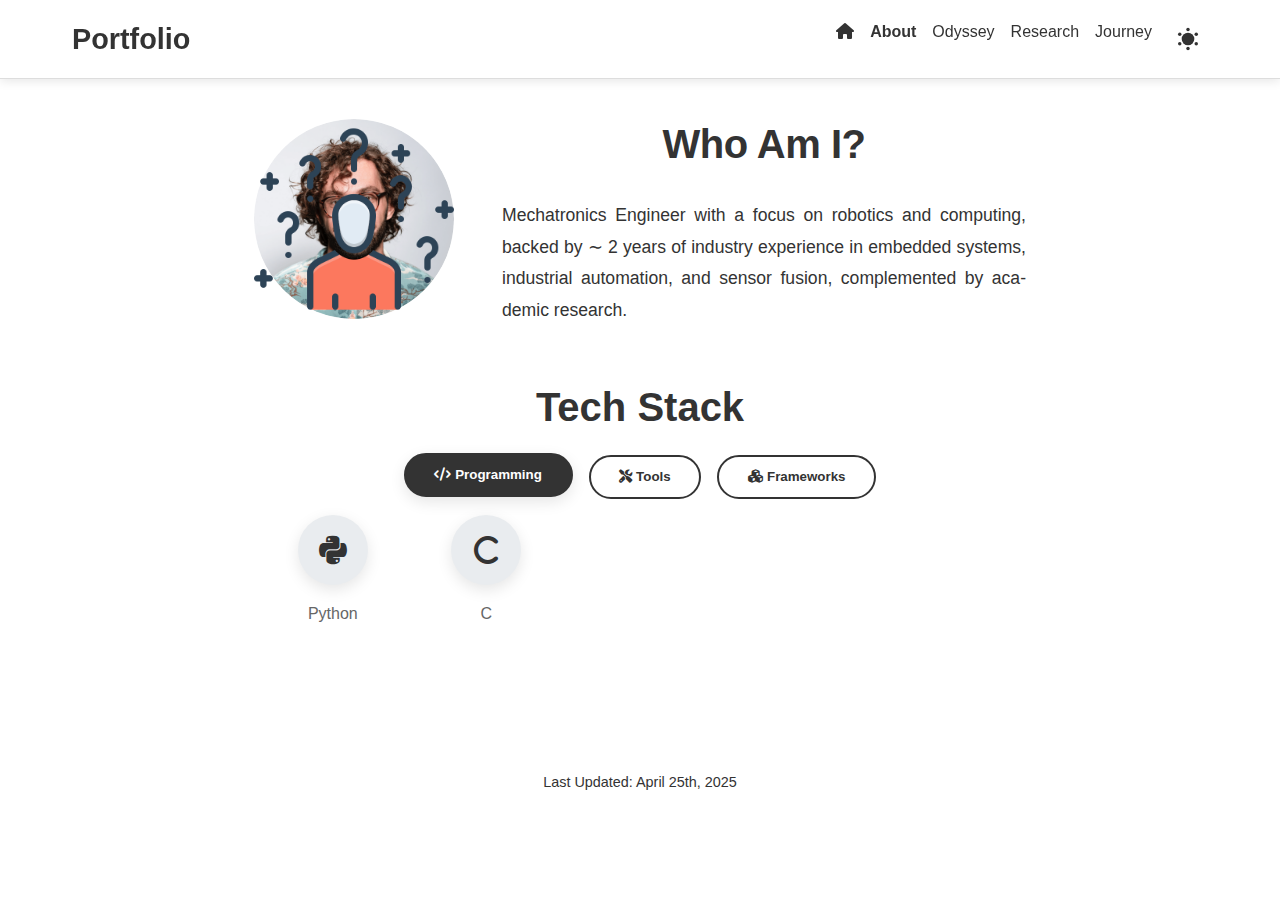
<file: about.html>
<!DOCTYPE html>
<html lang="en">
<head>
  <meta charset="UTF-8">
  <meta name="viewport" content="width=device-width, initial-scale=1.0">
  <title>About Usama Jahangir</title>
  <link rel="stylesheet" href="https://cdnjs.cloudflare.com/ajax/libs/font-awesome/6.4.0/css/all.min.css">
  <link rel="stylesheet" href="css/base.css">
  <link rel="stylesheet" href="css/layout.css">
  <link rel="stylesheet" href="css/components.css">
  <link rel="stylesheet" href="css/sections.css">
  <link rel="stylesheet" href="css/animations.css">
  <link rel="stylesheet" href="css/media-queries.css">
  <link rel="icon" type="image/png" href="./assets/profile-pic.png">
</head>
<body>
  <div id="page-container">
    <header id="header-container"></header>

    <section id="about">
      <div class="container">
        <div class="about-intro section-container">
          <div class="about-content">
            <div class="about-image">
              <img src="./assets/icons/about-pic.png" alt="Usama Jahangir">
            </div>
            <div class="section__text">
              <h1 class="title">Who Am I?</h1>
              <p class="about-description">
                Mechatronics Engineer with a focus on robotics and computing, backed by ∼ 2 years of industry experience in embedded systems, industrial automation, and sensor fusion, complemented by academic research.
              </p>
            </div>
          </div>
        </div>

        <!-- Skills Section -->
        <div id="skills" class="section" style="text-align: center;">
          <div class="section-title" >
            <h2>Tech Stack</h2>
          </div>
          
          <div class="skill-categories">
            <button class="skill-category-btn active" data-category="programming">
              <i class="fas fa-code"></i> Programming
            </button>
            <button class="skill-category-btn" data-category="tools">
              <i class="fas fa-tools"></i> Tools
            </button>
            <button class="skill-category-btn" data-category="frameworks">
              <i class="fas fa-cubes"></i> Frameworks
            </button>
          </div>
          
          <div class="skills-container">
            <!-- Programming Skills -->
            <div class="skill-group active" id="programming-skills">
              <div class="skill-item">
                <div class="skill-circle">
                  <i class="fab fa-python"></i>
                </div>
                <p>Python</p>
              </div>
              <div class="skill-item">
                <div class="skill-circle">
                  <i class="fas fa-c"></i>
                </div>
                <p>C</p>
              </div>
            </div>
            
            <!-- Tools Skills -->
            <div class="skill-group" id="tools-skills">
              <div class="skill-item">
                <div class="skill-circle">
                  <i class="fab fa-git-alt"></i>
                </div>
                <p>Git</p>
              </div>
              <div class="skill-item">
                <div class="skill-circle">
                  <i class="fab fa-docker"></i>
                </div>
                <p>Docker</p>
              </div>
              <div class="skill-item">
                <div class="skill-circle">
                  <i class="fab fa-linux"></i>
                </div>
                <p>Linux</p>
              </div>
              <div class="skill-item">
                <div class="skill-circle">
                  <i class="fas fa-terminal"></i>
                </div>
                <p>Bash</p>
              </div>
              <div class="skill-item">
                <div class="skill-circle">
                  <i class="fas fa-code"></i>
                </div>
                <p>VS Code</p>
              </div>
            </div>
            
            <!-- Frameworks Skills -->
            <div class="skill-group" id="frameworks-skills">
              <div class="skill-item">
                <div class="skill-circle">
                  <i class="fas fa-robot"></i>
                </div>
                <p>ROS</p>
              </div>
              <div class="skill-item">
                <div class="skill-circle">
                  <i class="fas fa-chart-line"></i>
                </div>
                <p>NumPy</p>
              </div>
            </div>
          </div>
        </div>
      </div>
    </section>

    <footer id="footer-container"></footer>
  </div>

  <script src="js/main.js"></script>
  <script src="js/components/header.js"></script>
  <script src="js/components/footer.js"></script>
  <script src="js/components/skills.js"></script>
</body>
</html>
</file>
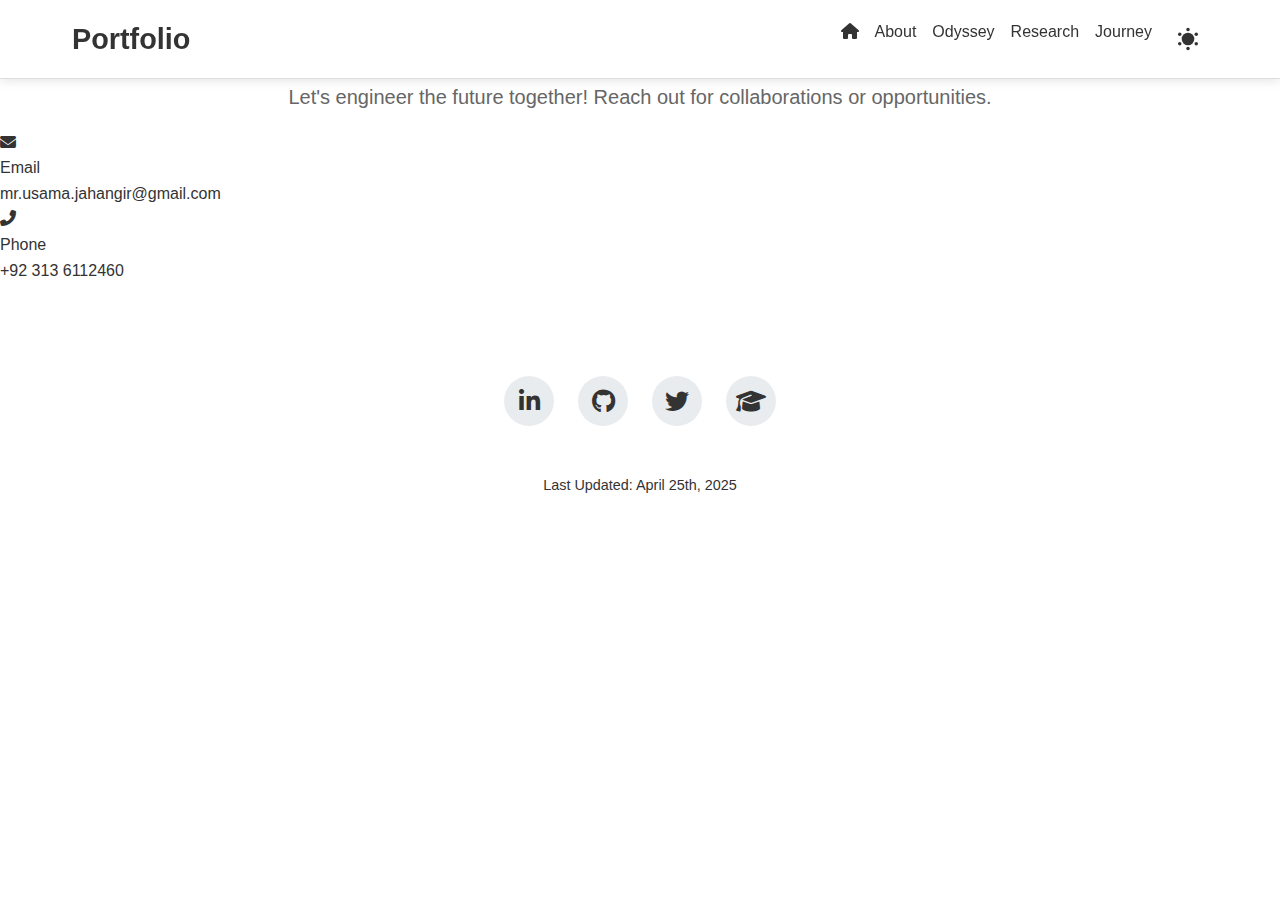
<file: contact.html>
<!DOCTYPE html>
<html lang="en">
<head>
  <meta charset="UTF-8">
  <meta name="viewport" content="width=device-width, initial-scale=1.0">
  <title>Contact | Usama Jahangir</title>
  <link rel="stylesheet" href="https://cdnjs.cloudflare.com/ajax/libs/font-awesome/6.4.0/css/all.min.css">
  <link rel="stylesheet" href="css/base.css">
  <link rel="stylesheet" href="css/components.css">
  <link rel="stylesheet" href="css/sections.css">
  <link rel="stylesheet" href="css/media-queries.css">
</head>
<body>
  <div id="page-container">
    <div id="header-container"></div>

    <section id="contact">
      <h1 class="title">Get In Touch</h1>
      <p class="section__text__p1">Let's engineer the future together! Reach out for collaborations or opportunities.</p>
      
      <div class="contact-info-container">
        
        <div class="contact-info-upper-container">
          <div class="contact-info-item">
            <div class="contact-icon">
              <i class="fas fa-envelope"></i>
            </div>
            <p>Email</p>
            <a href="mailto:mr.usama.jahangir@gmail.com">mr.usama.jahangir@gmail.com</a>
          </div>
          
          <div class="contact-info-item">
            <div class="contact-icon">
              <i class="fas fa-phone-alt"></i>
            </div>
            <p>Phone</p>
            <a href="tel:+923136112460">+92 313 6112460</a>
          </div>
          
          <div class="contact-info-item">
            <div class="contact-icon">
              <i class="fas fa-map-marker-alt"></i>
            </div>
            <p>Location</p>
            <p>Lahore, Pakistan</p>
          </div>
        </div>
        
        <div class="social-links">
          <a href="https://www.linkedin.com/in/usama--jahangir/" target="_blank" class="social-link">
            <i class="fab fa-linkedin-in"></i>
          </a>
          <a href="https://github.com/yourusername" target="_blank" class="social-link">
            <i class="fab fa-github"></i>
          </a>
          <a href="https://twitter.com/yourhandle" target="_blank" class="social-link">
            <i class="fab fa-twitter"></i>
          </a>
          <a href="https://scholar.google.com/citations?user=yourid" target="_blank" class="social-link">
            <i class="fas fa-graduation-cap"></i>
          </a>
        </div>
      </div>
    </section>

    <div id="footer-container"></div>
  </div>

  <script src="js/main.js"></script>
  <script src="js/components/header.js"></script>
  <script src="js/components/footer.js"></script>
  <script>
    // Simple animation for contact items
    document.addEventListener('DOMContentLoaded', function() {
      const contactItems = document.querySelectorAll('.contact-info-item');
      
      contactItems.forEach((item, index) => {
        item.style.opacity = '0';
        item.style.transform = 'translateY(20px)';
        item.style.transitionDelay = `${index * 0.1}s`;
        
        setTimeout(() => {
          item.style.opacity = '1';
          item.style.transform = 'translateY(0)';
        }, 500 + (index * 100));
      });
    });
  </script>
</body>
</html>
</file>
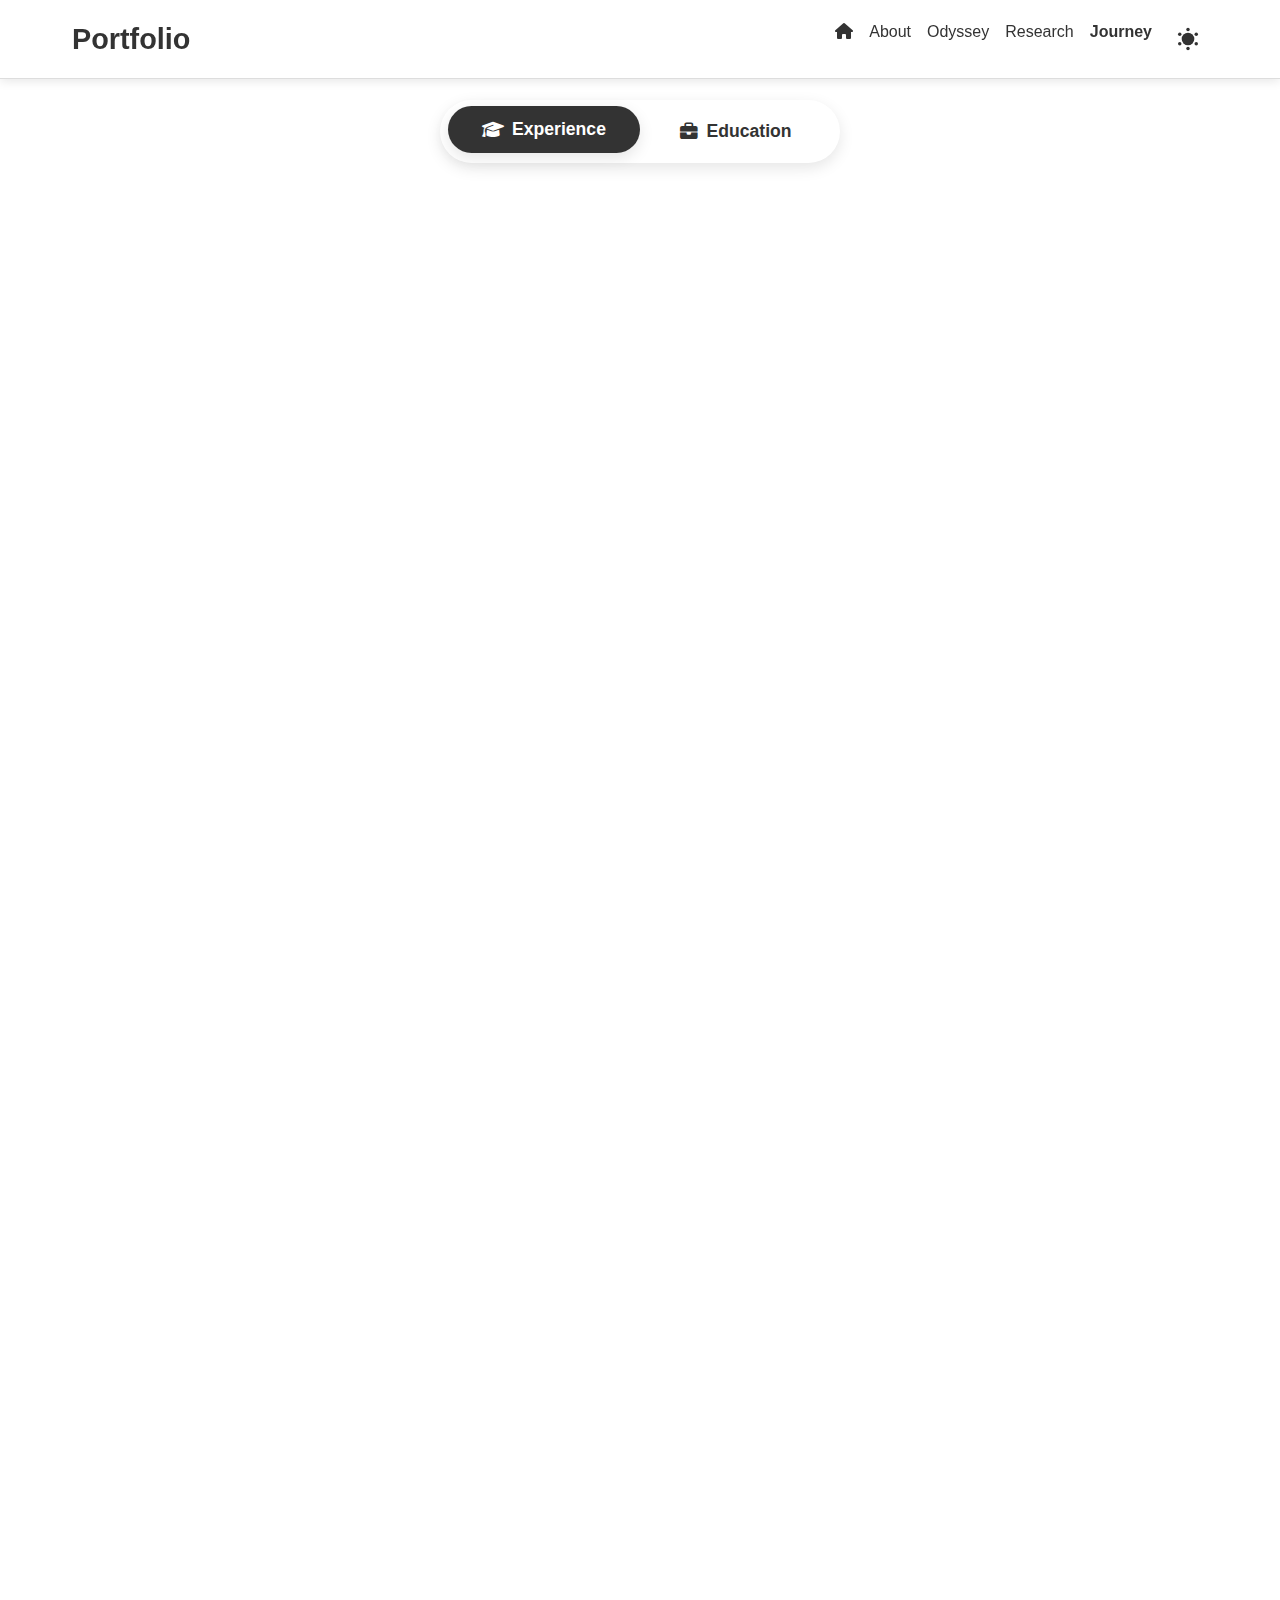
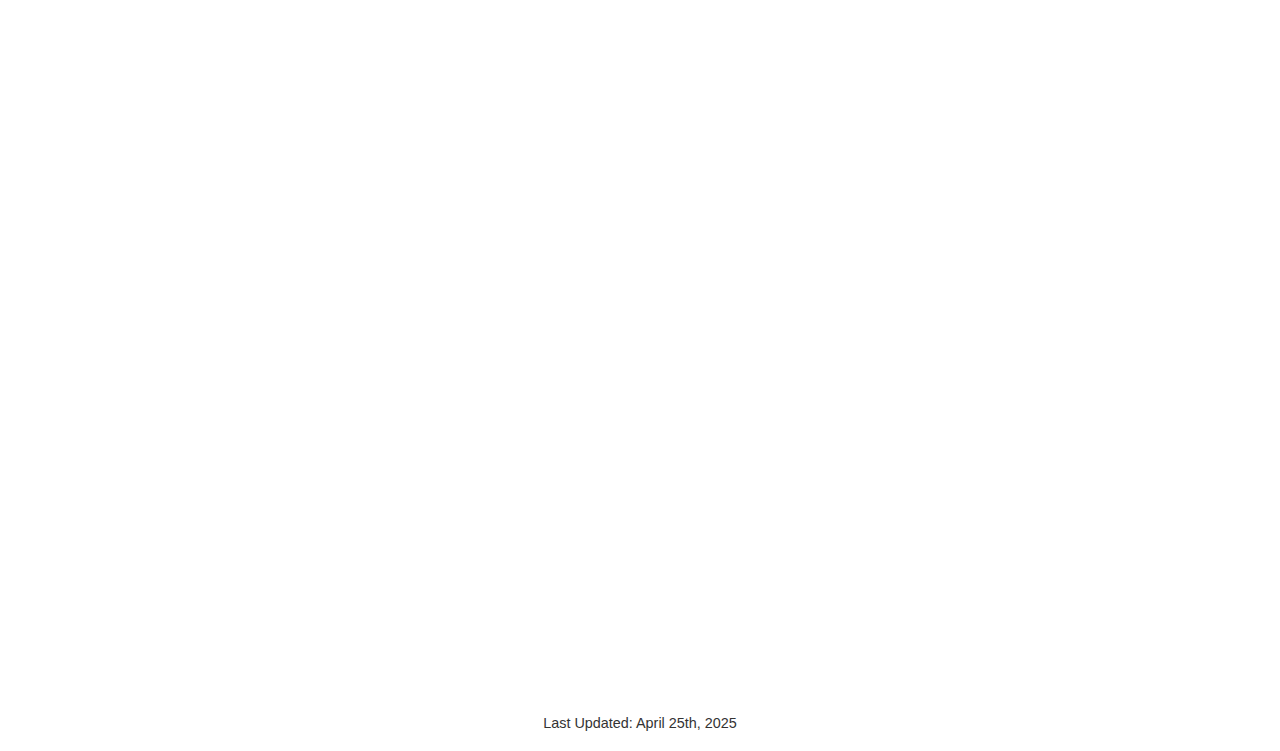
<file: journey.html>
<!DOCTYPE html>
<html lang="en">
<head>
  <meta charset="UTF-8">
  <meta name="viewport" content="width=device-width, initial-scale=1.0">
  <title>Usama Jahangir - Portfolio</title>
  <link rel="stylesheet" href="https://cdnjs.cloudflare.com/ajax/libs/font-awesome/6.4.0/css/all.min.css">
  <link rel="stylesheet" href="css/base.css">
  <link rel="stylesheet" href="css/components.css">
  <link rel="stylesheet" href="css/sections.css">
  <link rel="stylesheet" href="css/media-queries.css">
  <link rel="icon" type="image/png" href="./assets/profile-pic.png">
</head>
<body>
  <div id="page-container">
    <div id="header-container"></div>

    <section id="journey">
      <!-- <h1 class="title">My Journey</h1> -->
      
      <div class="journey-toggle">
        <button class="toggle-btn active" onclick="showSection('experience')">
          <i class="fas fa-graduation-cap"></i> Experience
        </button>
        <button class="toggle-btn" onclick="showSection('education')">
          <i class="fas fa-briefcase"></i> Education
        </button>
      </div>
      
      <div class="journey-container">
        <!-- Education Section -->
        <div id="education" class="journey-section">
          <!-- NUST -->
          <div class="timeline-card">
            <div class="timeline-header">
              <a href="https://nust.edu.pk/" target="_blank">
                <img src="./assets/icons/nust.png" alt="NUST" class="timeline-logo"/>
              </a>
              <div class="timeline-title">
                <h2>Bachelor of Mechatronics Engineering</h2>
                <div class="timeline-date">2019 - 2023</div>
                <div class="timeline-position">National University of Sciences and Technology, Pakistan</div>
              </div>
            </div>
            <div class="timeline-details">
              <ul>
                <li><strong>Major Coursework:</strong> Mechatronics and Robotics </li>
                <li><strong>Minor Coursework:</strong> Machine Learning, Databases, Automotive Manufacturing Systems</li>
                <li><strong>Thesis (Capstone Project):</strong> Assistive Feeding System - A robotic system to help individuals with eating</li>
                <li><strong>Master's Courses (Audit):</strong> Artificial Neural Networks, Advance Embedded System and Biomedical Instrumentation</li>
                <li><strong>GPA:</strong> 3.66/4.00</li>
              </ul>
              <div class="award-badge">
                <i class="fas fa-award award-icon"></i>
                <span><strong>Rector's Gold Medal:</strong> Awarded for best capstone project in Department of Mechatronics Engineering</span>
              </div>
              <div class="award-badge">
                <i class="fas fa-award award-icon"></i>
                <span><strong>2x Distinguished Student Awards:</strong> Received for securing SGPA > 3.5 in 4 consecutive semesters</span>
              </div>
            </div>
          </div>
          
          <!-- GCU Lahore -->
          <div class="timeline-card">
            <div class="timeline-header">
              <a href="https://gcu.edu.pk/" target="_blank">
                <img src="./assets/icons/gcu.png" alt="GCU Lahore" class="timeline-logo"/>
              </a>
              <div class="timeline-title">
                <h2>Pre-Engineering (Intermediate)</h2>
                <div class="timeline-date">2017 - 2019</div>
                <div class="timeline-position">Government College University, Lahore</div>
              </div>
            </div>
            <div class="timeline-details">
              <ul>
                <li><strong>External Grade:</strong> A+ <strong>Internal Grade:</strong> A</li>
                <li>Class representative junior and senior year</li>
                <li>Member of Robotics Club and Debate Society</li>
              </ul>
            </div>
          </div>
        </div>
        
        <!-- Experience Section -->
        <div id="experience" class="journey-section active">
          <!-- Example Experience Card 1 -->
          <div class="timeline-card">
            <div class="timeline-header">
              <a href="#" target="_blank">
                <img src="./assets/icons/software-motion.png" alt="Software Motion" class="timeline-logo"/>
              </a>
              <div class="timeline-title">
                <h2>Algorithm Engineer (Sensor Fusion)</h2>
                <div class="timeline-date">Dec 2024 - Present</div>
                <div class="timeline-position">Software Motion</div>
              </div>
            </div>
            <div class="timeline-details">
              <ul>
                <li>Contributing to object and ego-motion modules of L-2 ADAS by fusing camera and radar data for ACC, AEB, and LCC</li>
                <li>Developed algorithms for lane lines fusion (Kalman Filters) and tracking (Track-to-Track Association) for LAC and LDW using C</li>
              </ul>
            </div>
          </div>

          <div class="timeline-card">
            <div class="timeline-header">
              <a href="#" target="_blank">
                <img src="./assets/icons/cowlar-design-studio.svg" alt="Cowlar Design Studio" class="timeline-logo"/>
              </a>
              <div class="timeline-title">
                <h2>Team Lead, Industrial Automation</h2>
                <div class="timeline-date">Sep 2024 - Oct 2024</div>
                <div class="timeline-position">Cowlar Design Studio</div>
              </div>
            </div>
            <div class="timeline-details">
              <ul>
                <li>Led a team of 5 to automate fiber assembly processes using custom AI-powered robots, resulting in 4x throughput increase</li>
                <li>Directed client communication, weekly meetings, and task delegation to deliver mission-critical support for production robots</li>
                <li>Contributed to component integration, optimized control logic and data flow, driving improvements in automation performance</li>
              </ul>
              <div class="award-badge">
                <i class="fas fa-award award-icon"></i>
                <span><strong>Houston Award:</strong> Awarded for exceptional leadership and performance in industrial autoamtion sector</span>
              </div>
            </div>
          </div>

          <div class="timeline-card">
            <div class="timeline-header">
              <a href="#" target="_blank">
                <img src="./assets/icons/cowlar-design-studio.svg" alt="Cowlar Design Studio" class="timeline-logo"/>
              </a>
              <div class="timeline-title">
                <h2>Embedded Design Engineer</h2>
                <div class="timeline-date">Jun 2023 - Aug 2024</div>
                <div class="timeline-position">Cowlar Design Studio</div>
              </div>
            </div>
            <div class="timeline-details">
              <ul>
                <li>Led prototype development of a fiber insertion robot with 250 microns precision in 15 days, leading to successful demo</li>
                <li>Collaborated with a cross-functional team of 50+ professionals, contributing to 5 Android applications using Kotlin and C</li>
                <li>Developed ”Sensor App” from scratch, integrating IMU, cameras and barcode scanners, currently deployed in smart carts</li>
                <li>Automated deployments with Docker and Shell based GitLab runners, improving various pipelines efficiency by upto 60%</li>
                <li>Created automation scripts for testing, and maintenance using Python and shell scripting, streamlining operational efficiency</li>
              </ul>
              <div class="award-badge">
                <i class="fas fa-award award-icon"></i>
                <span><strong>Trailblazer:</strong> Honored with Trailblazer title after first self-presentation on annual design retreat</span>
              </div>
            </div>
          </div>
          
          <!-- Example Experience Card 2 -->
          <div class="timeline-card">
            <div class="timeline-header">
              <a href="#" target="_blank">
                <img src="./assets/icons/qadri-group.png" alt="Qadri Group" class="timeline-logo"/>
              </a>
              <div class="timeline-title">
                <h2>Leaders for Manufacturing Intern</h2>
                <div class="timeline-date">Summer 2022</div>
                <div class="timeline-position">Qadri Group</div>
              </div>
            </div>
            <div class="timeline-details">
              <ul>
                <li>Conducted ergonomics analysis, tested fixtures designs to improve labor output for 3 parts, improving throughput by 33%</li>
                <li>Collaborated with multideciplinary team of 3 and presented feasibility reports and solutions, driving informed decision-making</li>
              </ul>
            </div>
          </div>

          <div class="timeline-card">
            <div class="timeline-header">
              <a href="#" target="_blank">
                <img src="./assets/icons/ncra.png" alt="NCRA" class="timeline-logo"/>
              </a>
              <div class="timeline-title">
                <h2>Research and Development Intern</h2>
                <div class="timeline-date">Summer 2021</div>
                <div class="timeline-position">National Centre of Robotics and Automation</div>
              </div>
            </div>
            <div class="timeline-details">
              <ul>
                <li>Restored a 3D-printed, parallel manipulator-based ”Upper Limb Prosthesis,” enhancing control for people with amputations</li>
                <li>Programmed linear actuators in C, enabling multi-grasp capabilities to support dexterity and usability for prosthesis users</li>
              </ul>
            </div>
          </div>

        </div>
      </div>
    </section>

    <div id="footer-container"></div>
  </div>

  <script src="js/main.js"></script>
  <script src="js/components/header.js"></script>
  <script src="js/components/footer.js"></script>
  <script>
    function showSection(sectionId) {
      // Hide all sections
      document.querySelectorAll('.journey-section').forEach(section => {
        section.classList.remove('active');
      });
      
      // Show selected section
      document.getElementById(sectionId).classList.add('active');
      
      // Update active button
      document.querySelectorAll('.toggle-btn').forEach(btn => {
        btn.classList.remove('active');
      });
      event.currentTarget.classList.add('active');
    }
    
    // Initialize with education section visible
    document.addEventListener('DOMContentLoaded', function() {
      // Animate timeline cards
      const cards = document.querySelectorAll('.timeline-card');
      cards.forEach((card, index) => {
        card.style.opacity = '0';
        card.style.transform = 'translateY(20px)';
        card.style.transitionDelay = `${index * 0.1}s`;
        
        setTimeout(() => {
          card.style.opacity = '1';
          card.style.transform = 'translateY(0)';
        }, 500 + (index * 100));
      });
    });
  </script>
</body>
</html>
</file>
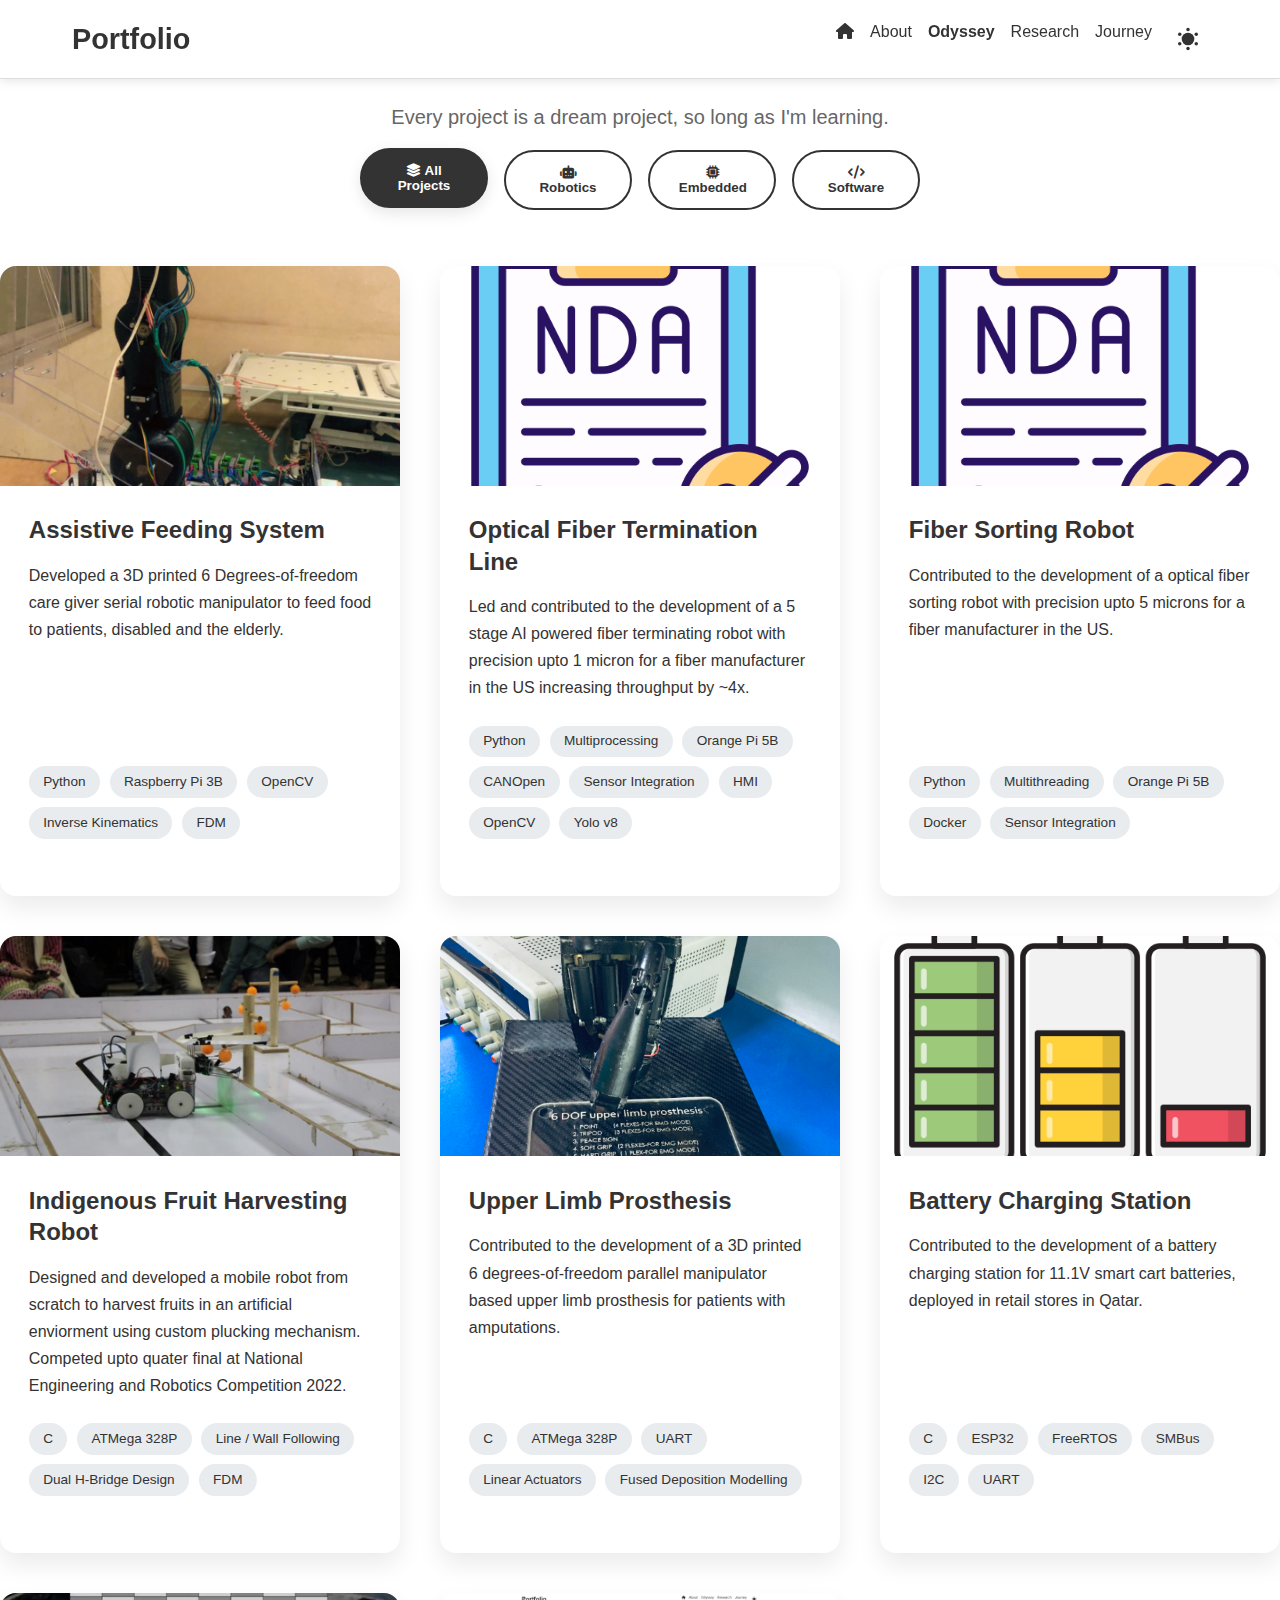
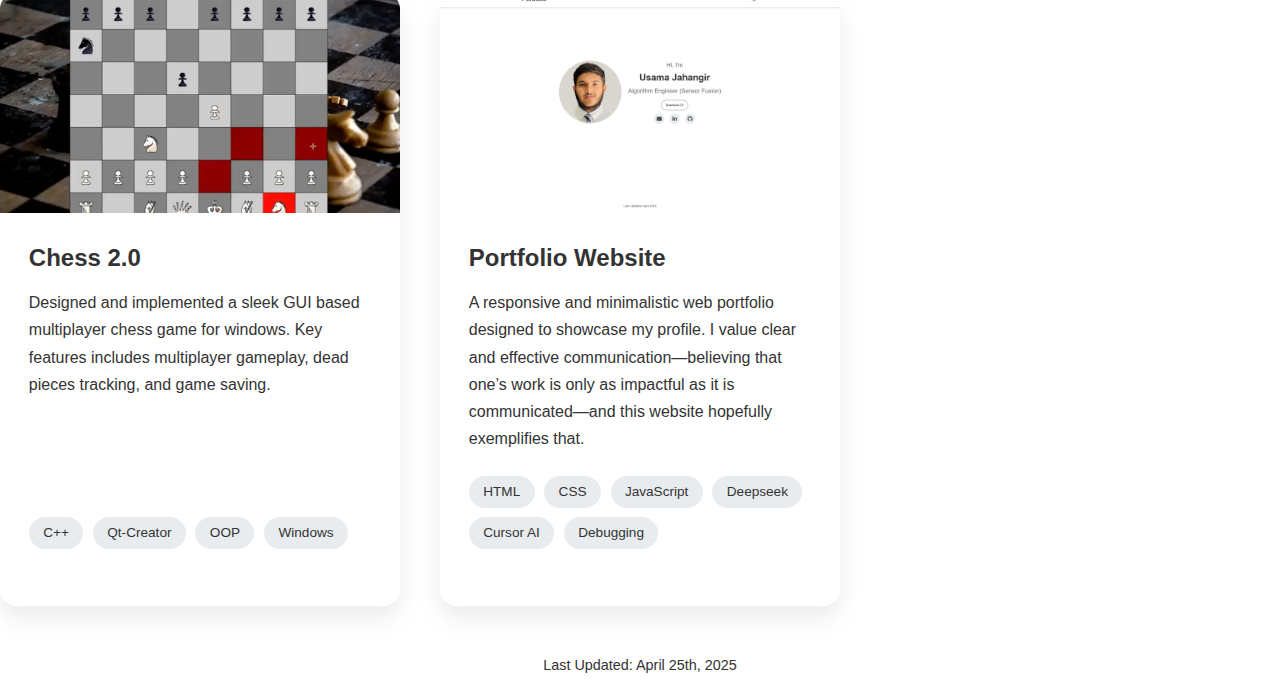
<file: projects.html>
<!DOCTYPE html>
<html lang="en">
<head>
  <meta charset="UTF-8">
  <meta name="viewport" content="width=device-width, initial-scale=1.0">
  <title>Projects | Usama Jahangir</title>
  <link rel="stylesheet" href="https://cdnjs.cloudflare.com/ajax/libs/font-awesome/6.4.0/css/all.min.css">
  <link rel="stylesheet" href="css/base.css">
  <link rel="stylesheet" href="css/components.css">
  <link rel="stylesheet" href="css/sections.css">
  <link rel="stylesheet" href="css/media-queries.css">
  <link rel="icon" type="image/png" href="./assets/profile-pic.png">
</head>
<body>
  <div id="page-container">
    <div id="header-container"></div>

    <section id="projects">
      <div class="container">
        <!-- <h1 class="title">My Projects</h1> -->
        <p class="section__text__p1">
          Every project is a dream project, so long as I'm learning.
        </p>
        
        <div class="project-filter-container">
          <button class="btn btn-color-2 project-btn active" onclick="filterProjects('all')">
            <i class="fas fa-layer-group"></i> All Projects
          </button>
          <button class="btn btn-color-2 project-btn" onclick="filterProjects('robotics')">
            <i class="fas fa-robot"></i> Robotics
          </button>
          <button class="btn btn-color-2 project-btn" onclick="filterProjects('embedded')">
            <i class="fas fa-microchip"></i> Embedded
          </button>
          <button class="btn btn-color-2 project-btn" onclick="filterProjects('software')">
            <i class="fas fa-code"></i> Software
          </button>
        </div>

        <div class="projects-grid" id="projects-container">
          <!-- Robotics Project Example -->
          <div class="project-card" data-category="robotics">
            <div class="project-image-container">
              <img src="assets/projects/afs.png" 
                   alt="Assistive Feeding System" class="project-image">
              <div class="image-overlay">
                <a href="#" class="overlay-icon" title="Demo Video"><i class="fas fa-play-circle"></i></a>
                <!-- <a href="#" class="overlay-icon" title="GitHub Repository"><i class="fab fa-github"></i></a> -->
                <a href="#" class="overlay-icon" title="Project Details"><i class="fas fa-info-circle"></i></a>
              </div>
            </div>
            <div class="project-details">
              <h3 class="project-title">Assistive Feeding System</h3>
              <p class="project-description">
                Developed a 3D printed 6 Degrees-of-freedom care giver serial robotic manipulator to feed food to patients, disabled and the elderly.
              </p>
              <div class="project-tags">
                <span class="project-tag">Python</span>
                <span class="project-tag">Raspberry Pi 3B</span>
                <span class="project-tag">OpenCV</span>
                <span class="project-tag">Inverse Kinematics</span>
                <span class="project-tag">FDM</span>
              </div>
            </div>
          </div>

          <div class="project-card" data-category="robotics">
            <div class="project-image-container">
              <img src="assets/projects/nda.png" 
                   alt="Optical Fiber Termination Line" class="project-image">
              <div class="image-overlay">
                <!-- <a href="#" class="overlay-icon" title="Demo Video"><i class="fas fa-play-circle"></i></a>
                <a href="#" class="overlay-icon" title="GitHub Repository"><i class="fab fa-github"></i></a>
                <a href="#" class="overlay-icon" title="Project Details"><i class="fas fa-info-circle"></i></a> -->
              </div>
            </div>
            <div class="project-details">
              <h3 class="project-title">Optical Fiber Termination Line</h3>
              <p class="project-description">
                Led and contributed to the development of a 5 stage AI powered fiber terminating robot with precision upto 1 micron for a fiber manufacturer in the US increasing throughput by ~4x. 
              </p>
              <div class="project-tags">
                <span class="project-tag">Python</span>
                <span class="project-tag">Multiprocessing</span>
                <span class="project-tag">Orange Pi 5B</span>
                <span class="project-tag">CANOpen</span>
                <span class="project-tag">Sensor Integration</span>
                <span class="project-tag">HMI</span>
                <span class="project-tag">OpenCV</span>
                <span class="project-tag">Yolo v8</span>
              </div>
            </div>
          </div>

          <div class="project-card" data-category="robotics">
            <div class="project-image-container">
              <img src="assets/projects/nda.png" 
                   alt="Fiber Sorting Robot" class="project-image">
              <div class="image-overlay">
                <!-- <a href="#" class="overlay-icon" title="Demo Video"><i class="fas fa-play-circle"></i></a>
                <a href="#" class="overlay-icon" title="GitHub Repository"><i class="fab fa-github"></i></a>
                <a href="#" class="overlay-icon" title="Project Details"><i class="fas fa-info-circle"></i></a> -->
              </div>
            </div>
            <div class="project-details">
              <h3 class="project-title">Fiber Sorting Robot</h3>
              <p class="project-description">
                Contributed to the development of a optical fiber sorting robot with precision upto 5 microns for a fiber manufacturer in the US.
              </p>
              <div class="project-tags">
                <span class="project-tag">Python</span>
                <span class="project-tag">Multithreading</span>
                <span class="project-tag">Orange Pi 5B</span>
                <span class="project-tag">Docker</span>
                <span class="project-tag">Sensor Integration</span>
              </div>
            </div>
          </div>

          <div class="project-card" data-category="robotics">
            <div class="project-image-container">
              <img src="assets/projects/nerc.png" 
                   alt="Indigenous Fruit Harvesting Robot" class="project-image">
              <div class="image-overlay">
                <a href="#" class="overlay-icon" title="Demo Video"><i class="fas fa-play-circle"></i></a>
                <!-- <a href="#" class="overlay-icon" title="GitHub Repository"><i class="fab fa-github"></i></a> -->
                <a href="#" class="overlay-icon" title="Project Details"><i class="fas fa-info-circle"></i></a>
              </div>
            </div>
            <div class="project-details">
              <h3 class="project-title">Indigenous Fruit Harvesting Robot</h3>
              <p class="project-description">
                Designed and developed a mobile robot from scratch to harvest fruits in an artificial enviorment using custom plucking mechanism. Competed upto quater final at National Engineering and Robotics Competition 2022.  
              </p>
              <div class="project-tags">
                <span class="project-tag">C</span>
                <span class="project-tag">ATMega 328P</span>
                <span class="project-tag">Line / Wall Following</span>
                <span class="project-tag">Dual H-Bridge Design</span>
                <span class="project-tag">FDM</span>
                
              </div>
            </div>
          </div>

          <div class="project-card" data-category="robotics">
            <div class="project-image-container">
              <img src="assets/projects/upper-limb-prosthesis.png" 
                   alt="Upper Limb Prosthesis" class="project-image">
              <div class="image-overlay">
                <a href="#" class="overlay-icon" title="Demo Video"><i class="fas fa-play-circle"></i></a>
                <!-- <a href="#" class="overlay-icon" title="GitHub Repository"><i class="fab fa-github"></i></a> -->
                <a href="#" class="overlay-icon" title="Project Details"><i class="fas fa-info-circle"></i></a>
              </div>
            </div>
            <div class="project-details">
              <h3 class="project-title">Upper Limb Prosthesis</h3>
              <p class="project-description">
                Contributed to the development of a 3D printed 6 degrees-of-freedom parallel manipulator based upper limb prosthesis for patients with amputations.  
              </p>
              <div class="project-tags">
                <span class="project-tag">C</span>
                <span class="project-tag">ATMega 328P</span>
                <span class="project-tag">UART</span>
                <span class="project-tag">Linear Actuators</span>
                <span class="project-tag">Fused Deposition Modelling</span>
                
              </div>
            </div>
          </div>
          
          <!-- Embedded Project Example -->
          <div class="project-card" data-category="embedded">
            <div class="project-image-container">
              <img src="assets/projects/charging-station.png" 
                   alt="Battery Charging Station" class="project-image">
              <div class="image-overlay">
                <!-- <a href="#" class="overlay-icon" title="Demo Video"><i class="fas fa-play-circle"></i></a>
                <a href="#" class="overlay-icon" title="GitHub Repository"><i class="fab fa-github"></i></a> -->
                <a href="#" class="overlay-icon" title="Project Details"><i class="fas fa-info-circle"></i></a>
              </div>
            </div>
            <div class="project-details">
              <h3 class="project-title">Battery Charging Station</h3>
              <p class="project-description">
                Contributed to the development of a battery charging station for 11.1V smart cart batteries, deployed in retail stores in Qatar.
              </p>
              <div class="project-tags">
                <span class="project-tag">C</span>
                <span class="project-tag">ESP32</span>
                <span class="project-tag">FreeRTOS</span>
                <span class="project-tag">SMBus</span>
                <span class="project-tag">I2C</span>
                <span class="project-tag">UART</span>
              </div>
            </div>
          </div>
          
          <!-- Software Project Example -->
          <div class="project-card" data-category="software">
            <div class="project-image-container">
              <img src="assets/projects/chess-2.png" 
                   alt="Chess 2.0" class="project-image">
              <div class="image-overlay">
                <a href="#" class="overlay-icon" title="Demo Video"><i class="fas fa-play-circle"></i></a>
                <a href="#" class="overlay-icon" title="GitHub Repository"><i class="fab fa-github"></i></a>
                <a href="#" class="overlay-icon" title="Project Details"><i class="fas fa-info-circle"></i></a>
              </div>
            </div>
            <div class="project-details">
              <h3 class="project-title">Chess 2.0</h3>
              <p class="project-description">
                Designed and implemented a sleek GUI based multiplayer chess game for windows. Key features includes multiplayer gameplay, dead pieces tracking, and game saving. 
              </p>
              <div class="project-tags">
                <span class="project-tag">C++</span>
                <span class="project-tag">Qt-Creator</span>
                <span class="project-tag">OOP</span>
                <span class="project-tag">Windows</span>
              </div>
            </div>
          </div>

          <div class="project-card" data-category="software">
            <div class="project-image-container">
              <img src="assets/projects/portfolio-website.png" 
                   alt="Portfolio Website" class="project-image">
              <div class="image-overlay">
                <a href="#" class="overlay-icon" title="Demo Video"><i class="fas fa-play-circle"></i></a>
                <a href="#" class="overlay-icon" title="GitHub Repository"><i class="fab fa-github"></i></a>
                <a href="#" class="overlay-icon" title="Project Details"><i class="fas fa-info-circle"></i></a>
              </div>
            </div>
            <div class="project-details">
              <h3 class="project-title">Portfolio Website</h3>
              <p class="project-description">
                A responsive and minimalistic web portfolio designed to showcase my profile. I value clear and effective communication—believing that one’s work is only as impactful as it is communicated—and this website hopefully exemplifies that. 
              </p>
              <div class="project-tags">
                <span class="project-tag">HTML</span>
                <span class="project-tag">CSS</span>
                <span class="project-tag">JavaScript</span>
                <span class="project-tag">Deepseek</span>
                <span class="project-tag">Cursor AI</span>
                <span class="project-tag">Debugging</span>
              </div>
            </div>
          </div>


        </div>
      </div>
    </section>

    <div id="footer-container"></div>
  </div>

  <script src="js/main.js"></script>
  <script src="js/components/header.js"></script>
  <script src="js/components/footer.js"></script>
  <script src="js/components/projects.js"></script>

</body>
</html>
</file>
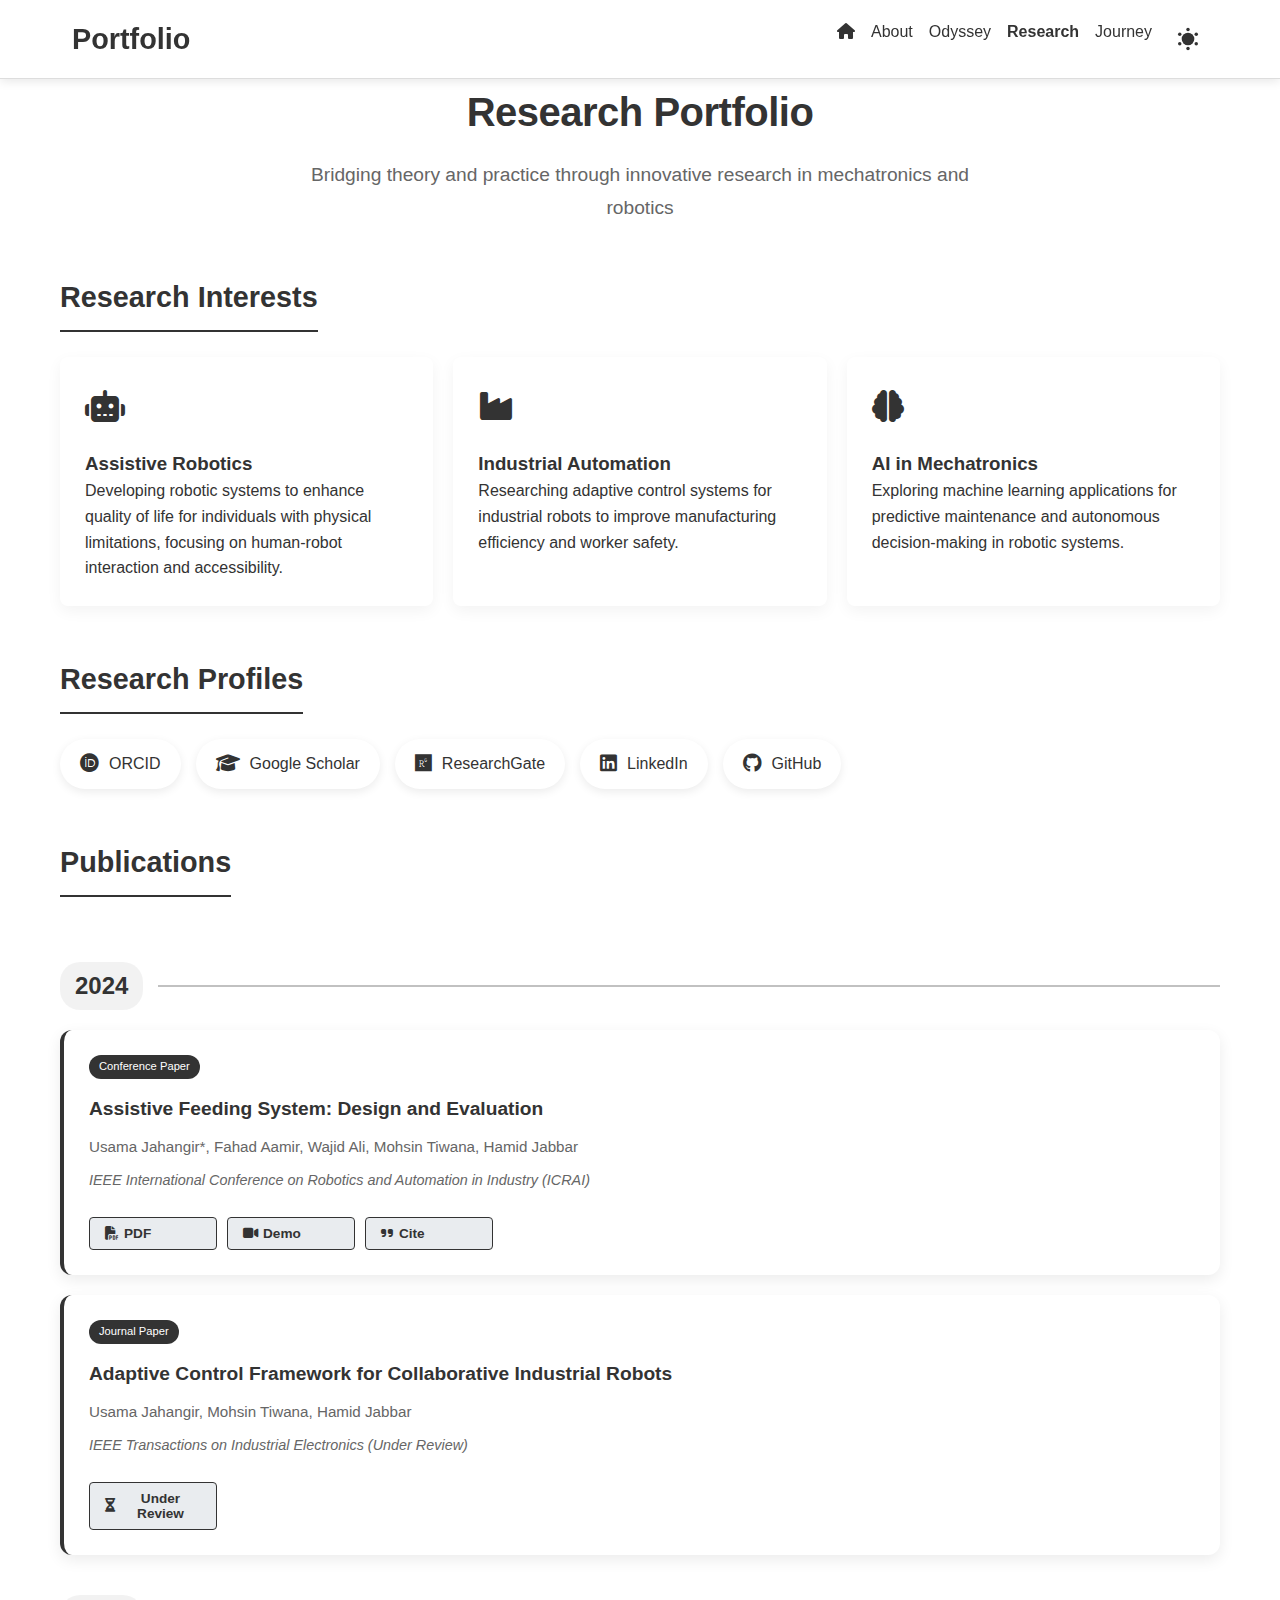
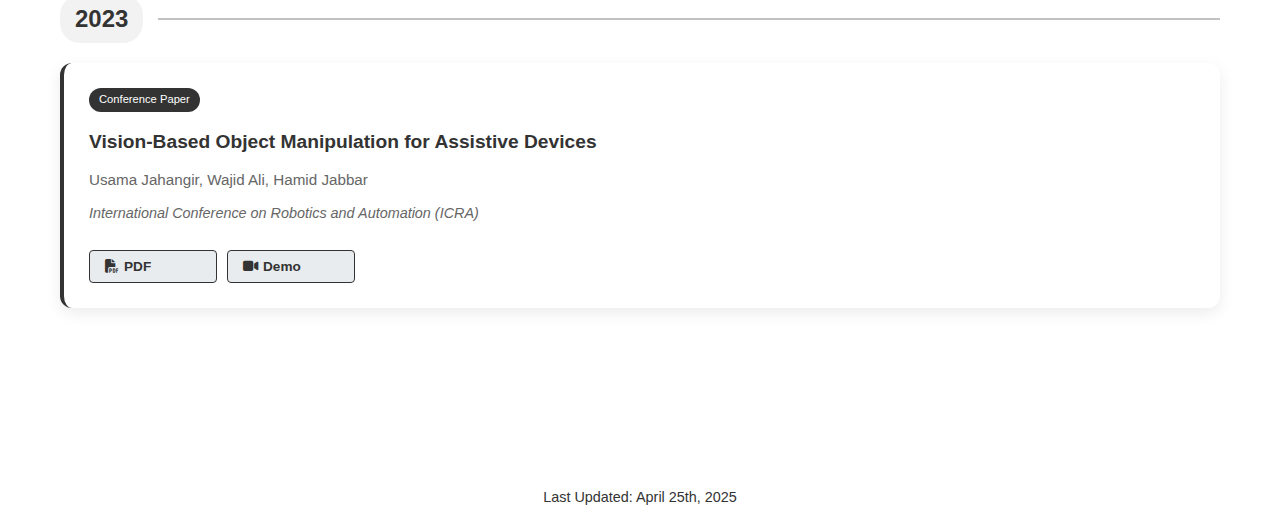
<file: research.html>
<!DOCTYPE html>
<html lang="en">
<head>
  <meta charset="UTF-8">
  <meta name="viewport" content="width=device-width, initial-scale=1.0">
  <title>Research Portfolio | Usama Jahangir</title>
  <link rel="stylesheet" href="css/base.css">
  <link rel="stylesheet" href="css/components.css">
  <link rel="stylesheet" href="css/sections.css">
  <link rel="stylesheet" href="css/media-queries.css">
  <link rel="stylesheet" href="https://cdnjs.cloudflare.com/ajax/libs/font-awesome/6.4.0/css/all.min.css">
  <style>
    /* Research Page Specific Styles */
    #research {
      padding: 80px 0;
      background-color: var(--background-color-2);
    }
    
    .research-header {
      text-align: center;
      margin-bottom: 50px;
    }
    
    .research-header .title {
      font-size: 2.5rem;
      margin-bottom: 15px;
      color: var(--primary-color);
    }
    
    .research-header .section__text__p1 {
      font-size: 1.2rem;
      max-width: 700px;
      margin: 0 auto;
      color: var(--text-secondary);
    }
    
    .research-section {
      max-width: 1200px;
      margin: 0 auto 50px;
      padding: 0 20px;
    }
    
    .section-title {
      font-size: 1.8rem;
      color: var(--primary-color);
      margin-bottom: 25px;
      padding-bottom: 10px;
      border-bottom: 2px solid var(--primary-color);
      display: inline-block;
    }
    
    /* Research Interests */
    .interests-container {
      display: grid;
      grid-template-columns: repeat(auto-fit, minmax(300px, 1fr));
      gap: 20px;
    }
    
    .interest-card {
      background: white;
      padding: 25px;
      border-radius: 8px;
      box-shadow: 0 5px 15px rgba(0,0,0,0.05);
      transition: transform 0.3s ease;
    }
    
    .interest-card:hover {
      transform: translateY(-5px);
    }
    
    .interest-icon {
      font-size: 2rem;
      color: var(--primary-color);
      margin-bottom: 15px;
    }
    
    /* Research Profiles */
    .profiles-container {
      display: flex;
      flex-wrap: wrap;
      gap: 15px;
    }
    
    .profile-badge {
      display: flex;
      align-items: center;
      gap: 10px;
      background: white;
      padding: 12px 20px;
      border-radius: 30px;
      box-shadow: 0 3px 10px rgba(0,0,0,0.08);
      transition: all 0.3s ease;
      text-decoration: none;
      color: var(--text-primary);
    }
    
    .profile-badge:hover {
      transform: translateY(-3px);
      box-shadow: 0 5px 15px rgba(0,0,0,0.1);
      color: var(--primary-color);
    }
    
    .profile-icon {
      font-size: 1.2rem;
    }
    
    /* Vertical Publications Timeline */
    .publication-year {
      margin: 40px 0;
    }
    
    .year-header {
      display: flex;
      align-items: center;
      margin-bottom: 20px;
    }
    
    .year-title {
      font-size: 1.5rem;
      color: var(--primary-color);
      margin: 0 15px 0 0;
      padding: 5px 15px;
      background-color: rgba(0,0,0,0.05);
      border-radius: 20px;
    }
    
    .timeline-line {
      flex-grow: 1;
      height: 2px;
      background-color: var(--primary-color);
      opacity: 0.3;
    }
    
    .publications-vertical {
      display: flex;
      flex-direction: column;
      gap: 20px;
    }
    
    .publication-card-vertical {
      background: white;
      border-radius: 12px;
      padding: 25px;
      box-shadow: 0 5px 15px rgba(0,0,0,0.08);
      transition: transform 0.3s ease;
      border-left: 4px solid var(--primary-color);
      display: flex;
      flex-direction: column;
    }
    
    .publication-card-vertical:hover {
      transform: translateY(-5px);
      box-shadow: 0 10px 25px rgba(0,0,0,0.12);
    }
    
    .pub-badge {
      display: inline-block;
      background-color: var(--primary-color);
      color: white;
      padding: 3px 10px;
      border-radius: 20px;
      font-size: 0.7rem;
      margin-bottom: 15px;
      align-self: flex-start;
    }
    
    .pub-title {
      font-size: 1.2rem;
      margin-bottom: 10px;
      color: var(--text-primary);
    }
    
    .pub-authors {
      font-size: 0.95rem;
      color: var(--text-secondary);
      margin-bottom: 10px;
    }
    
    .pub-venue {
      font-size: 0.9rem;
      font-style: italic;
      color: var(--text-secondary);
      margin-bottom: 15px;
    }
    
    .pub-actions {
      display: flex;
      gap: 10px;
      margin-top: 10px;
    }
    
    .pub-btn {
      padding: 8px 15px;
      font-size: 0.85rem;
      border-radius: 4px;
      display: flex;
      align-items: center;
      gap: 5px;
    }
    
    @media (max-width: 768px) {
      .interests-container {
        grid-template-columns: 1fr;
      }
      
      .pub-actions {
        flex-direction: column;
      }
      
      .pub-btn {
        width: 100%;
        justify-content: center;
      }
    }
  </style>
</head>
<body>
  <div id="page-container">
    <div id="header-container"></div>

    <section id="research">
      <div class="research-header">
        <h1 class="title">Research Portfolio</h1>
        <p class="section__text__p1">Bridging theory and practice through innovative research in mechatronics and robotics</p>
      </div>
      
      <!-- Research Interests Section -->
      <div class="research-section">
        <h2 class="section-title">Research Interests</h2>
        <div class="interests-container">
          <div class="interest-card">
            <div class="interest-icon">
              <i class="fas fa-robot"></i>
            </div>
            <h3>Assistive Robotics</h3>
            <p>Developing robotic systems to enhance quality of life for individuals with physical limitations, focusing on human-robot interaction and accessibility.</p>
          </div>
          
          <div class="interest-card">
            <div class="interest-icon">
              <i class="fas fa-industry"></i>
            </div>
            <h3>Industrial Automation</h3>
            <p>Researching adaptive control systems for industrial robots to improve manufacturing efficiency and worker safety.</p>
          </div>
          
          <div class="interest-card">
            <div class="interest-icon">
              <i class="fas fa-brain"></i>
            </div>
            <h3>AI in Mechatronics</h3>
            <p>Exploring machine learning applications for predictive maintenance and autonomous decision-making in robotic systems.</p>
          </div>
        </div>
      </div>
      
      <!-- Research Profiles Section -->
      <div class="research-section">
        <h2 class="section-title">Research Profiles</h2>
        <div class="profiles-container">
          <a href="https://orcid.org/your-orcid-id" target="_blank" class="profile-badge">
            <i class="fab fa-orcid profile-icon"></i>
            ORCID
          </a>
          <a href="https://scholar.google.com/citations?user=your-google-scholar-id" target="_blank" class="profile-badge">
            <i class="fas fa-graduation-cap profile-icon"></i>
            Google Scholar
          </a>
          <a href="https://www.researchgate.net/profile/your-profile" target="_blank" class="profile-badge">
            <i class="fab fa-researchgate profile-icon"></i>
            ResearchGate
          </a>
          <a href="https://www.linkedin.com/in/your-profile" target="_blank" class="profile-badge">
            <i class="fab fa-linkedin profile-icon"></i>
            LinkedIn
          </a>
          <a href="https://github.com/your-username" target="_blank" class="profile-badge">
            <i class="fab fa-github profile-icon"></i>
            GitHub
          </a>
        </div>
      </div>
      
      <!-- Publications Section -->
      <div class="research-section">
        <h2 class="section-title">Publications</h2>
        
        <!-- 2024 Publications -->
        <div class="publication-year">
          <div class="year-header">
            <h3 class="year-title">2024</h3>
            <div class="timeline-line"></div>
          </div>
          <div class="publications-vertical">
            <div class="publication-card-vertical">
              <span class="pub-badge">Conference Paper</span>
              <h4 class="pub-title">Assistive Feeding System: Design and Evaluation</h4>
              <p class="pub-authors">Usama Jahangir*, Fahad Aamir, Wajid Ali, Mohsin Tiwana, Hamid Jabbar</p>
              <p class="pub-venue">IEEE International Conference on Robotics and Automation in Industry (ICRAI)</p>
              <div class="pub-actions">
                <button class="btn btn-color-1 pub-btn" onclick="window.open('./assets/research/assistive-feeding-system-paper.pdf')">
                  <i class="fas fa-file-pdf"></i> PDF
                </button>
                <button class="btn btn-color-2 pub-btn" onclick="window.open('#')">
                  <i class="fas fa-video"></i> Demo
                </button>
                <button class="btn btn-color-2 pub-btn" onclick="window.open('#')">
                  <i class="fas fa-quote-right"></i> Cite
                </button>
              </div>
            </div>
            
            <div class="publication-card-vertical">
              <span class="pub-badge">Journal Paper</span>
              <h4 class="pub-title">Adaptive Control Framework for Collaborative Industrial Robots</h4>
              <p class="pub-authors">Usama Jahangir, Mohsin Tiwana, Hamid Jabbar</p>
              <p class="pub-venue">IEEE Transactions on Industrial Electronics (Under Review)</p>
              <div class="pub-actions">
                <button class="btn btn-color-2 pub-btn" disabled>
                  <i class="fas fa-hourglass-half"></i> Under Review
                </button>
              </div>
            </div>
          </div>
        </div>
        
        <!-- 2023 Publications -->
        <div class="publication-year">
          <div class="year-header">
            <h3 class="year-title">2023</h3>
            <div class="timeline-line"></div>
          </div>
          <div class="publications-vertical">
            <div class="publication-card-vertical">
              <span class="pub-badge">Conference Paper</span>
              <h4 class="pub-title">Vision-Based Object Manipulation for Assistive Devices</h4>
              <p class="pub-authors">Usama Jahangir, Wajid Ali, Hamid Jabbar</p>
              <p class="pub-venue">International Conference on Robotics and Automation (ICRA)</p>
              <div class="pub-actions">
                <button class="btn btn-color-1 pub-btn" onclick="window.open('#')">
                  <i class="fas fa-file-pdf"></i> PDF
                </button>
                <button class="btn btn-color-2 pub-btn" onclick="window.open('#')">
                  <i class="fas fa-video"></i> Demo
                </button>
              </div>
            </div>
          </div>
        </div>
      </div>
    </section>

    <div id="footer-container"></div>
  </div>

  <script src="js/main.js"></script>
  <script src="js/components/header.js"></script>
  <script src="js/components/footer.js"></script>
</body>
</html>
</file>
<file: css/base.css>
/* ===== BASE STYLES ===== */
:root {
    /* Colors */
    --primary-color: #333;
    --secondary-color: #666;
    --text-color: #333;
    --text-secondary: #666;
    --bg-color: #fff;
    --card-bg: #fff;
    --border-color: #ddd;
    --gray-light: #e9ecef;
    --gray-dark: #a7c3fc;
    
    /* Spacing */
    --gap-sm: 0.5rem;
    --gap-md: 1rem;
    --gap-lg: 2rem;
    --section-padding: 4rem;
    
    /* Sizes */
    --max-width: 1200px;
    --border-radius: 2rem;

    /* Transition */
    --transition-speed: 0.3s;
    --profile-image: url('../assets/profile-pic.png');
  }
  
  /* Reset & Global Styles */
  * {
    margin: 0;
    padding: 0;
    box-sizing: border-box;
  }
  
  body {
    font-family: "Poppins", sans-serif;
    background-color: var(--bg-color);
    color: var(--text-color);
    line-height: 1.6;
  }

  .nav-links li a.active,
  .menu-links li a.active {
      font-weight: bold;
  }
  
  html {
    scroll-behavior: smooth;
  }
  
  a {
    color: var(--primary-color);
    text-decoration: none;
    transition: all 0.3s ease;
  }
  
  a:hover {
    color: var(--secondary-color);
    text-decoration: underline;
    text-underline-offset: 0.5rem;
  }
  
  img {
    max-width: 100%;
    height: auto;
  }
  
  /********************************************************* Dark Theme *********************************************************/
  .dark-theme {
    --primary-color: #8cc0fc;
    --secondary-color: #2d3748;
    --text-color: #fff;
    --text-secondary: #a0aec0;
    --bg-color: #1a202c;
    --card-bg: #2d3748;
    --border-color: #4a5568;
    --gray-light: #2d3748;
    --gray-dark: #617eb9;
    --profile-image: url('../assets/night-pic.png');
  }
</file>
<file: css/layout.css>
/* ===== LAYOUT ===== */
.container {
    max-width: var(--max-width);
    margin: 0 auto;
    padding: 0 2rem;
  }
  
  .section {
    padding: var(--section-padding) 0;
  }
  
  .section-container {
    display: flex;
    gap: var(--gap-lg);
  }
  
  .grid {
    display: grid;
  }
  
  .flex-center {
    display: flex;
    justify-content: center;
    align-items: center;
  }
  
  .text-center {
    text-align: center;
  }
</file>
<file: css/components.css>
/* ===== COMPONENTS ===== */
/********************************************************* Buttons *********************************************************/
.btn {
    font-weight: 600;
    padding: 1rem;
    width: 8rem;
    border-radius: var(--border-radius);
    cursor: pointer;
    transition: all 0.3s ease;
  }

  .btn2 {
    font-weight: 600;
    padding: 1rem;
    width: 12rem;
    border-radius: var(--border-radius);
    cursor: pointer;
    transition: all 0.3s ease;
  }
  
  .btn-container {
    display: flex;
    justify-content: center;
    gap: var(--gap-md);
  }
  
  .btn-color-1 {
    border: 0.1rem solid var(--primary-color);
    background: var(--primary-color);
    color: white;
  }
  
  .btn-color-2 {
    border: 0.1rem solid var(--primary-color);
    background: none;
    color: var(--primary-color);
  }
  
  .btn-color-1:hover {
    background: black;
    border-color: black;
  }
  
  .btn-color-2:hover {
    background: var(--primary-color);
    color: white;
  }
  
  /********************************************************* Icons *********************************************************/
  .icon {
    width: 40px;
    height: 40px;
    cursor: pointer;
    transition: all 0.3s ease;
  }
  
  .social-icon {
    width: 32px;
    height: 32px;
    margin: 0 var(--gap-sm);
  }
  
  .company-logo,
  .university-logo {
    width: 100px;
    height: 100px;
    object-fit: contain;
  }
  
  /********************************************************* Navigation *********************************************************/
  .nav-links {
    display: flex;
    gap: var(--gap-md);
    list-style: none;
  }
  
  .logo {
    font-size: 1.8rem;
    font-weight: 700;
  }
  
  /********************************************************* Theme Toggle *********************************************************/
  .theme-toggle-btn {
    background: none;
    border: none;
    cursor: pointer;
    padding: 0.5rem;
    display: flex;
    align-items: center;
    justify-content: center;
    transition: transform 0.3s ease;
  }
  
  .theme-toggle-btn:hover {
    transform: scale(1.1);
  }
  
  .theme-icon {
    width: 24px;
    height: 24px;
  }

  In your components.css or header.css
header {
  background-color: var(--header-bg);
  color: var(--header-text);
  box-shadow: var(--header-shadow);
}

.logo {
  color: var(--header-text);
  font-size: 1.8rem;
  font-weight: 700;
}

.nav-links a {
  color: var(--header-link);
}

.nav-links a:hover {
  color: var(--header-link-hover);
  font-weight: bold;
}


.menu-links {
  background-color: var(--header-bg);
  list-style: none;
}

.theme-toggle-btn {
  color: var(--header-text);
}

/********************************************************** ===== HAMBURGER MENU STYLES ===== **********************************************************/

/* Hamburger menu container */
.hamburger-menu {
  position: relative;
  display: flex;
  align-items: center;
}

/* Hamburger icon (three lines) */
.hamburger-icon {
  display: flex;
  flex-direction: column;
  justify-content: space-between;
  width: 30px;
  height: 24px;
  cursor: pointer;
  z-index: 1001;
  margin-right: 1.5rem;
}

/* The three lines */
.hamburger-icon span {
  display: flex;
  width: 100%;
  height: 3px;
  background-color: var(--text-color);
  border-radius: 3px;
  transition: all 0.3s ease;
}

/* Menu links container */
.menu-links {
  position: absolute;
  top: 100%;
  right: 0;
  width: 200px;
  background-color: var(--header-bg);
  border-radius: 0 0 10px 10px;
  box-shadow: 0 4px 6px rgba(0, 0, 0, 0.1);
  max-height: 0;
  overflow: hidden;
  transition: max-height 0.3s ease, opacity 0.2s ease;
  opacity: 0;
  z-index: 1000;
}

/* Menu links when open */
.menu-links.open {
  max-height: 350px;
  opacity: 1;
  padding: 1rem 0;
}

/* Menu links list items */
.menu-links li {
  list-style: none;
  padding: 0.5rem 1.5rem;
}

.menu-links a {
  color: var(--header-link);
  text-decoration: none;
  font-size: 1.1rem;
  transition: color 0.2s ease;
}

.menu-links a:hover {
  color: var(--header-link-hover);
  font-weight: bold;
}

/* Transform hamburger to X when open */
.hamburger-icon.open span:nth-child(1) {
  transform: translateY(10px) rotate(45deg);
}

.hamburger-icon.open span:nth-child(2) {
  opacity: 0;
}

.hamburger-icon.open span:nth-child(3) {
  transform: translateY(-10px) rotate(-45deg);
}
</file>
<file: css/sections.css>
/* ===== SECTIONS ===== */
/********************************************************* Header *********************************************************/
header {
    position: fixed;
    top: 0;
    width: 100%;
    z-index: 1000;
    background-color: var(--card-bg);
    box-shadow: 0 2px 10px rgba(0, 0, 0, 0.1);
    border-bottom: 1px solid var(--border-color);
  }

  footer {
    color: var(--primary-color);
    border-top: 1px solid var(--border-color);
    padding: 2rem 0;
    text-align: center;
    width: 100%;
    position: relative;
    bottom: 0;
  }
  
  #footer-container{  
    padding: 0.5rem 0;
    width: 100%;
    position: relative;
    bottom: 0;
    margin-top: 1rem;
    border: none;
  }

  .footer-content {
    max-width: 1200px;
    margin: 0 auto;
  }
  
  .copyright {
    margin: 0;
    font-size: 0.9rem;
  }
  
  nav {
    max-width: var(--max-width);
    margin: 0 auto;
    padding: 1rem 2rem;
    display: flex;
    justify-content: space-between;
    align-items: center;
  }
  
  /********************************************************* Profile *********************************************************/
  #profile {
    display: flex;
    justify-content: center;
    align-items: center;
    gap: var(--gap-lg);
    padding: var(--section-padding) 0;
    min-height: 90vh;
  }
  
  .section__pic-container {
    width: 300px;
    height: 300px;
    background-image: var(--profile-image);
    background-size: cover;
    background-position: center;
    border-radius: 50%;
    position: relative;
  }
  
  .open-to-work {
    display: flex;
    align-items: center;
    gap: 0.5rem;
    position: absolute;
    bottom: -40px;
    left: 50%;
    transform: translateX(-50%);
    white-space: nowrap;
  }
  
  .blinking-dot {
    width: 10px;
    height: 10px;
    background-color: green;
    border-radius: 50%;
    animation: blink 1.2s infinite;
  }
  
  @keyframes blink {
    0%, 100% { opacity: 1; }
    50% { opacity: 0; }
  }
  
  .open-to-work-text {
    font-size: 1rem;
    font-weight: 500;
    color: var(--text-color);
  }
  
  .section__text {
    text-align: center;
  }
  
  .section__text__p2 {
    font-size: 1.75rem;
    color: var(--text-secondary);
  }
  
  .title {
    font-size: 3rem;
    color: var(--text-color);
  }

  /* #social-links {
    display: flex;
    justify-content: center;
    gap: 1.5rem;
    margin-top: 1rem;
  }
  
  .social-link {
    width: 50px;
    height: 50px;
    border-radius: 50%;
    background: rgba(67, 97, 238, 0.1);
    display: flex;
    align-items: center;
    justify-content: center;
    font-size: 1.5rem;
    color: var(--primary-color);
    transition: all 0.3s ease;
  }
  
  .social-link:hover {
    background: var(--primary-color);
    color: white;
    transform: translateY(-3px);
  } */
  
  /********************************************************* Projects Section ******************************************************/
  
  #projects {
    padding-top: 100px;
  }

  .projects-grid {
    display: grid;
    grid-template-columns: repeat(auto-fill, minmax(350px, 1fr));
    gap: var(--gap-lg);
    margin: 2rem 0;
  }

  .project-text {
    color: var(--text-secondary);
  }

  .title {
    font-size: 2.8rem;
    margin-bottom: 1.2rem;
    color: var(--text-color);
    text-align: center;
    font-weight: 700;
    letter-spacing: -0.5px;
  }
  
  .section__text__p1 {
    text-align: center;
    font-size: 1.25rem;
    color: var(--text-secondary);
    max-width: 750px;
    margin: 0 auto 1rem;
    line-height: 1.7;
  }
  
  /* Filter Buttons */
  .project-filter-container {
    display: flex;
    justify-content: center;
    flex-wrap: wrap;
    gap: 1rem;
    margin-bottom: 3.5rem;
  }
  
  .project-btn {
    border-radius: 50px;
    padding: 0.8rem 1.8rem;
    font-weight: 600;
    transition: all var(--transition-speed) ease;
    border: 2px solid var(--text-color);
    color: var(--text-color);
    position: relative;
    overflow: hidden;
  }
  
  .project-btn.active,
  .project-btn:not(.active):hover {
    background-color: var(--primary-color);
    color: white;
    transform: translateY(-2px);
    box-shadow: 0 5px 15px rgba(0, 0, 0, 0.1);
  }
  
  /* Projects Grid */
  .projects-grid {
    display: grid;
    grid-template-columns: repeat(auto-fill, minmax(360px, 1fr));
    gap: 2.5rem;
    max-width: 1300px;
    margin: 0 auto;
  }
  
  /* Project Card */
  .project-card {
    border-color: var(--text-color);
    border-radius: 16px;
    overflow: hidden;
    box-shadow: 0 12px 24px rgba(0, 0, 0, 0.08);
    transition: transform var(--transition-speed) ease, box-shadow var(--transition-speed) ease;
    display: flex;
    flex-direction: column;
    height: 100%;
  }
  
  .project-card:hover {
    transform: translateY(-8px);
    box-shadow: 0 20px 40px rgba(0, 0, 0, 0.15);
  }
  
  /* Image Container with Hover Effect */
  .project-image-container {
    height: 220px;
    width: 100%;
    position: relative;
    overflow: hidden;
  }
  
  .project-image {
    height: 100%;
    width: 100%;
    object-fit: cover;
    transition: transform var(--transition-speed) ease;
  }
  
  .project-card:hover .project-image {
    transform: scale(1.03);
  }
  
  .image-overlay {
    position: absolute;
    top: 0;
    left: 0;
    width: 0;
    height: 100%;
    background: rgba(26, 26, 46, 0.8);
    transition: width 0.4s ease;
    display: flex;
    align-items: center;
    justify-content: center;
    gap: 1.5rem;
  }
  
  .project-card:hover .image-overlay {
    width: 100%;
  }
  
  .overlay-icon {
    color: white;
    font-size: 1.8rem;
    opacity: 0;
    transform: translateY(20px);
    transition: all 0.3s ease 0.2s;
  }
  
  .project-card:hover .overlay-icon {
    opacity: 1;
    transform: translateY(0);
  }
  
  .overlay-icon:hover {
    color: var(--gray-dark);
    transform: scale(1.2);
  }
  
  /* Project Details */
  .project-details {
    padding: 1.8rem;
    flex-grow: 1;
    display: flex;
    flex-direction: column;
  }
  
  .project-title {
    font-size: 1.5rem;
    margin-bottom: 1rem;
    color: var(--primary-color);
    font-weight: 700;
    line-height: 1.3;
  }
  
  .project-description {
    color: var(--gray-medium);
    margin-bottom: 1.5rem;
    line-height: 1.7;
    flex-grow: 1;
  }
  
  /* Tech Tags */
  .project-tags {
    display: flex;
    flex-wrap: wrap;
    gap: 0.6rem;
    margin-bottom: 1.8rem;
  }
  
  .project-tag {
    background-color: var(--gray-light);
    padding: 0.3rem 0.9rem;
    border-radius: 50px;
    font-size: 0.85rem;
    color: var(--text-color);
    font-weight: 500;
    transition: all var(--transition-speed) ease;
  }

  /********************************************************* About  *********************************************************/
  #about {
    padding: 80px;
    background-color: var(--background-color-2);
    color: var(--text-color);
  }
  
  .about-intro {
    max-width: 900px;
    margin: 0 auto;
    padding: 0 2rem;
  }
  
  .about-content {
    display: flex;
    align-items: center;
    gap: 3rem;
    background: var(--background-color-1);
    padding: 2rem;
  }

  
  .about-image {
    flex: 0 0 200px;
    width: 200px;
    height: 200px;
    background-image: var(--profile-image);
    background-size: cover;
    background-position: center;
    border-radius: 50%;
  }
  
  .section__text {
    flex: 1;
  }
  
  .about-intro .title {
    font-size: 2.5rem;
    margin-bottom: 1.5rem;
    color: var(--primary-color);
    position: relative;
  }
  
  .about-intro .title::after {
    content: '';
    position: absolute;
    bottom: -10px;
    left: 0;
    width: 80px;
    height: 4px;
    background: var(--accent-color);
    border-radius: 2px;
  }
  
  .about-description {
    font-size: 1.1rem;
    line-height: 1.8;
    color: var(--text-color-light);
    text-align: justify;
    hyphens: auto;
    margin: 0;
  }

 /* Stats Boxes - Wider with Border */
.stats-container {
  display: flex;
  flex-wrap: wrap;
  margin: 30px 0;
  gap: 10px; /* Reduced from 20px */
}

.stat-box {
  background: var(--card-bg-color);
  border-radius: 18px;
  padding: 15px;
  width: 100%;
  max-width: 150px; /* Increased from 300px */
  box-shadow: 0 3px 10px rgba(0, 0, 0, 0.08);
  transition: transform 0.2s ease, box-shadow 0.2s ease;
  text-align: center;
  /* border: 3px solid var(--primary-color); Added border */
  flex-grow: 1; /* Allows boxes to grow equally */
  margin: 0 5px; /* Small margin to prevent touching */
}

.stat-box:hover {
  transform: translateY(-3px);
  box-shadow: 0 5px 15px rgba(0, 0, 0, 0.1);
  border-color: var(--primary-color-dark); /* Optional: darken border on hover */
}

.stat-icon {
  font-size: 1.2rem;
  color: var(--primary-color);
  margin-bottom: 10px;
}

.stat-number {
  font-size: 1.0rem; /* Slightly larger than before */
  font-weight: 600;
  color: var(--primary-color);
  margin: 8px 0; /* Adjusted spacing */
}

.stat-title {
  font-size: 1.0rem; /* Slightly larger than before */
  font-weight: 500;
  margin-bottom: 8px;
}

.stat-description {
  font-size: 0.85rem;
  color: var(--text-secondary);
  line-height: 1.3;
}

@media (max-width: 992px) {
  .stat-box {
    max-width: 280px; /* Slightly smaller on medium screens */
  }
}

@media (max-width: 768px) {
  .stats-container {
    justify-content: center; /* Center boxes on tablet */
    gap: 15px;
  }
  
  .stat-box {
    width: 45%; /* Two per row */
    max-width: none;
    margin: 0;
  }
}

@media (max-width: 480px) {
  .stat-box {
    width: 100%; /* Full width on mobile */
    max-width: 100%;
  }
}
  
  /* Responsive adjustments */
  @media (max-width: 768px) {
    .about-content {
      flex-direction: column;
      gap: 1.5rem;
      text-align: center;
    }
    
    .about-image {
      flex: 0 0 auto;
      width: 150px;
    }
    
    .about-intro .title {
      font-size: 2rem;
    }
    
    .about-intro .title::after {
      left: 50%;
      transform: translateX(-50%);
    }
    
    .about-description {
      font-size: 1rem;
      text-align: center;
    }
  }
  
  @media (max-width: 480px) {
    #about {
      padding: 8vh 0 3vh;
    }
    
    .about-content {
      padding: 1.5rem;
    }
    
    .about-intro .title {
      font-size: 1.8rem;
    }
  }

  /********************************************************* Research *********************************************************/
  #research {
    padding: 100px 0;
    background-color: var(--background-color-2);
  }
  
  .research-header {
    text-align: center;
    margin-bottom: 50px;
  }
  
  .research-header .title {
    font-size: 2.5rem;
    margin-bottom: 15px;
    color: var(--text-color);
  }
  
  .research-header .section__text__p1 {
    font-size: 1.2rem;
    max-width: 700px;
    margin: 0 auto;
    color: var(--text-secondary);
  }
  
  .research-section {
    max-width: 1200px;
    margin: 0 auto 50px;
    padding: 0 20px;
  }
  
  .section-title {
    font-size: 1.8rem;
    color: var(--text-color);
    margin-bottom: 25px;
    display: inline-block;
  }
  
  /* Research Interests */
  .interests-container {
    display: flex;
    flex-wrap: wrap;
    gap: 15px;
  }
  
  .interest-card {
    padding: 25px;
    border-radius: 8px;
    box-shadow: 0 5px 15px rgba(0,0,0,0.05);
    transition: transform 0.3s ease;
  }
  
  .interest-card:hover {
    transform: translateY(-5px);
  }
  
  .interest-icon {
    font-size: 2rem;
    color: var(--text-color);
    margin-bottom: 15px;
  }
  
  /* Research Profiles */
  .profiles-container {
    display: flex;
    flex-wrap: wrap;
    gap: 15px;
  }
  
  .profile-badge {
    display: flex;
    align-items: center;
    gap: 10px;
    padding: 12px 20px;
    border-radius: 30px;
    box-shadow: 0 3px 10px rgba(0,0,0,0.08);
    transition: all 0.3s ease;
    text-decoration: none;
    color: var(--text-primary);
  }
  
  .profile-badge:hover {
    transform: translateY(-3px);
    box-shadow: 0 5px 15px rgba(0,0,0,0.1);
    color: var(--primary-color);
  }
  
  .profile-icon {
    font-size: 1.2rem;
  }
  
  /* Vertical Publications Timeline */
  .publication-year {
    margin: 40px 0;
  }
  
  .year-header {
    display: flex;
    align-items: center;
    margin-bottom: 20px;
  }
  
  .year-title {
    font-size: 1.5rem;
    color: var(--text-color);
    margin: 0 15px 0 0;
    padding: 5px 15px;
    background-color: rgba(0,0,0,0.05);
    border-radius: 20px;
  }
  
  .timeline-line {
    flex-grow: 1;
    height: 2px;
    background-color: var(--primary-color);
    opacity: 0.3;
  }
  
  .publications-vertical {
    display: flex;
    flex-direction: column;
    gap: 20px;
  }
  
  .publication-card-vertical {
    border-radius: 12px;
    padding: 25px;
    box-shadow: 0 5px 15px rgba(0,0,0,0.08);
    transition: transform 0.3s ease;
    border-left: 4px solid var(--text-color);
    display: flex;
    flex-direction: column;
  }
  
  .publication-card-vertical:hover {
    transform: translateY(-5px);
    box-shadow: 0 10px 25px rgba(0,0,0,0.12);
  }
  
  .pub-badge {
    display: inline-block;
    background-color: var(--gray-light);
    color: var(--text-color);
    padding: 3px 10px;
    border-radius: 20px;
    font-size: 0.7rem;
    margin-bottom: 15px;
    align-self: flex-start;
  }
  
  .pub-title {
    font-size: 1.2rem;
    margin-bottom: 10px;
    color: var(--primary-color);
  }
  
  .pub-authors {
    font-size: 0.95rem;
    color: var(--text-secondary);
    margin-bottom: 10px;
  }
  
  .pub-venue {
    font-size: 0.9rem;
    font-style: italic;
    color: var(--text-secondary);
    margin-bottom: 15px;
  }
  
  .pub-actions {
    display: flex;
    gap: 10px;
    margin-top: 10px;
  }
  
  .pub-btn {
    padding: 8px 15px;
    font-size: 0.85rem;
    color: var(--text-primary);
    background-color: var(--gray-light);
    border-color: var(--text-color);
    display: flex;
    align-items: center;
    gap: 5px;
  }
/********************************************************* Journey *********************************************************/

  #journey {
    padding: 100px 0;
    min-height: calc(100vh - 120px);
  }
  
  .title {
    font-size: 2.8rem;
    margin-bottom: 0.5rem;
    text-align: center;
    font-weight: 700;
  }
  
  /* Toggle Switch */
  .journey-toggle {
    display: flex;
    justify-content: center;
    margin-bottom: 1rem;
    border-radius: 50px;
    background: var(--bg-color);
    padding: 0.5rem;
    max-width: 400px;
    margin: 0 auto 1.5rem;
    box-shadow: 0 5px 15px rgba(0, 0, 0, 0.1);
  }
  
  .toggle-btn {
    flex: 1;
    padding: 0.8rem 1.5rem;
    border: none;
    background: transparent;
    font-weight: 600;
    font-size: 1.1rem;
    cursor: pointer;
    border-radius: 50px;
    transition: all 0.3s ease;
    display: flex;
    align-items: center;
    justify-content: center;
    gap: 0.5rem;
    color: var(--text-color);
  }
  
  .toggle-btn.active {
    background-color: var(--primary-color);
    color: white;
    transform: translateY(-2px);
    box-shadow: 0 5px 15px rgba(0, 0, 0, 0.1);
  }

  /* Timeline Cards */
  .journey-container {
    max-width: 1000px;
    margin: 0 auto;
  }
  
  .journey-section {
    display: none;
  }
  
  .journey-section.active {
    display: block;
    animation: fadeIn 0.5s ease;
  }
  
  @keyframes fadeIn {
    from { opacity: 0; transform: translateY(20px); }
    to { opacity: 1; transform: translateY(0); }
  }
  
  .timeline-card {
    border-radius: 12px;
    padding: 2rem;
    box-shadow: 0 10px 30px rgba(0, 0, 0, 0.08);
    margin-bottom: 2rem;
    border-left: 4px solid var(--primary-color);
    transition: transform 0.3s ease, box-shadow 0.3s ease;
    position: relative;
  }
  
  .timeline-card:hover {
    transform: translateY(-5px);
    box-shadow: 0 15px 40px rgba(0, 0, 0, 0.12);
  }
  
  .timeline-header {
    display: flex;
    align-items: flex-start;
    margin-bottom: 1.5rem;
  }
  
  .timeline-logo {
    width: 60px;
    height: 60px;
    object-fit: contain;
    margin-right: 1.5rem;
    border-radius: 8px;
    background: white;
    padding: 0.5rem;
    box-shadow: 0 5px 15px rgba(0, 0, 0, 0.05);
  }
  
  .timeline-title {
    flex: 1;
  }
  
  .timeline-title h2 {
    font-size: 1.5rem;
    margin-bottom: 0.5rem;
    color: var(--dark-color);
  }
  
  .timeline-date {
    color: var(--primary-color);
    font-weight: 600;
    margin-bottom: 0.5rem;
  }
  
  .timeline-position {
    font-size: 1.0rem;
    color: var(--text-secondary);
    margin-bottom: 0.5rem;
  }
  
  .timeline-details {
    margin-left: 5.5rem;
  }
  
  .timeline-details ul {
    list-style-type: none;
    padding-left: 0;
  }
  
  .timeline-details li {
    position: relative;
    padding-left: 1.5rem;
    margin-bottom: 0.5rem;
    line-height: 1.3;
  }
  
  .timeline-details li::before {
    content: "•";
    color: var(--primary-color);
    font-size: 1.5rem;
    position: absolute;
    left: 0;
    top: -0.2rem;
  }
  
  .award-badge {
    display: inline-flex;
    align-items: center;
    background: rgba(76, 201, 240, 0.1);
    padding: 0.5rem 1rem;
    border-radius: 50px;
    margin-top: 1rem;
    color: var(--primary-color);
  }
  
  .award-icon {
    margin-right: 0.5rem;
    color: var(--accent-color);
  }

  /********************************************************* Contact *********************************************************/
  /* #contact {
    display: flex;
    justify-content: center;
    flex-direction: column;
    padding-top: 80px;
  }
  
  .contact-info-upper-container {
    display: flex;
    justify-content: center;
    border-radius: var(--border-radius);
    border: 1px solid var(--border-color);
    background: var(--card-bg);
    margin: 2rem auto;
    padding: 0.5rem;
  }
  
  .contact-info-container {
    display: flex;
    align-items: center;
    justify-content: center;
    gap: var(--gap-sm);
    margin: 1rem;
  }
  
  .title {
    font-size: 2.8rem;
    margin-bottom: 1.5rem;
    font-weight: 700;
  }
  
  .section__text__p1 {
    font-size: 1.3rem;
    color: var(--text-secondary);
    max-width: 700px;
    margin: 0 auto 1rem;
    line-height: 1.6;
  }
  
  .contact-info-title {
    font-size: 1.8rem;
    margin-bottom: 2.5rem;
    color: var(--dark-color);
    position: relative;
    padding-bottom: 1rem;
  }
  
  .contact-info-title::after {
    content: '';
    position: absolute;
    bottom: 0;
    left: 50%;
    transform: translateX(-50%);
    width: 60px;
    height: 3px;
    background-color: var(--primary-color);
  }
  
  .contact-info-upper-container {
    display: flex;
    gap: 2rem;
    margin-bottom: 3rem;
  }
  
  .contact-info-item {
    display: flex;
    flex-direction: column;
    align-items: center;
    gap: 1rem;
    transition: transform 0.3s ease;
  }
  
  .contact-info-item:hover {
    transform: translateY(-5px);
  }
  
  .contact-icon {
    font-size: 2rem;
    color: var(--primary-color);
    width: 70px;
    height: 70px;
    background: rgba(67, 97, 238, 0.1);
    border-radius: 50%;
    display: flex;
    align-items: center;
    justify-content: center;
  }
  
  .contact-info-item p {
    margin: 0;
    font-size: 1.1rem;
    color: var(--text-primary);
  }
  
  .contact-info-item a {
    color: var(--primary-color);
    text-decoration: none;
    font-weight: 500;
    transition: color 0.3s ease;
  }
  
  .contact-info-item a:hover {
    color: var(--primary-color);
    text-decoration: underline;
  } */
  
  .social-links {
    display: flex;
    justify-content: center;
    gap: 1.5rem;
    margin-top: 1rem;
  }
  
  .social-link {
    width: 50px;
    height: 50px;
    border-radius: 50%;
    background-color: var(--gray-light);
    display: flex;
    align-items: center;
    justify-content: center;
    font-size: 1.5rem;
    color: var(--primary-color);
    transition: all 0.3s ease;
  }
  
  .social-link:hover {
    background: var(--primary-color);
    color: white;
    transform: translateY(-3px);
  }

  /********************************************************* Skills Section *********************************************************/
  #skills {
    background: none;
  padding: var(--section-padding) 0;
  /* background-color: var(--card-bg); */
  }

.section-title {
  text-align: center;
  margin-bottom: 1rem;
}

.section-title h2 {
  font-size: 2.5rem;
  color: var(--text-color);
  display: inline-block;
}

.section-title h2::after {
  content: '';
  bottom: -10px;
  left: 50%;
  transform: translateX(-50%);
  width: 80px;
  height: 4px;
  background-color: var(--primary-color);
  border-radius: 2px;
}

.skill-categories {
  display: flex;
  justify-content: center;
  gap: 1rem;
  margin-bottom: 3rem;
  flex-wrap: wrap;
}

.skill-category-btn {
  padding: 0.8rem 1.8rem;
  border-radius: 50px;
  font-weight: 600;
  background: none;
  border: 2px solid var(--primary-color);
  color: var(--primary-color);
  cursor: pointer;
  transition: all var(--transition-speed) ease;
}

.skill-category-btn.active,
.skill-category-btn:hover {
  background-color: var(--primary-color);
  color: white;
  transform: translateY(-2px);
  box-shadow: 0 5px 15px rgba(0, 0, 0, 0.1);
}

.skills-container {
  max-width: 800px;
  margin: 0 auto;
  padding: 0 2rem;
}

.skill-group {
  display: none;
  grid-template-columns: repeat(auto-fill, minmax(120px, 1fr));
  gap: 2rem;
  justify-items: center;
}

.skill-group.active {
  display: grid;
  animation: fadeIn 0.5s ease;
}

.skill-item {
  display: flex;
  flex-direction: column;
  align-items: center;
  gap: 1rem;
  transition: transform 0.3s ease;
}

.skill-item:hover {
  transform: translateY(-5px);
}

.skill-circle {
  width: 80px;
  height: 80px;
  border-radius: 50%;
  background-color: var(--gray-light);
  display: flex;
  align-items: center;
  justify-content: center;
  font-size: 2.5rem;
  color: var(--primary-color);
  transition: all var(--transition-speed) ease;
  box-shadow: 0 5px 15px rgba(0, 0, 0, 0.1);
}

/* .skill-item:hover .skill-circle {
  background-color: var(--primary-color);
  color: white;
  box-shadow: 0 8px 25px rgba(0, 0, 0, 0.15);
} */

.skill-item p {
  font-weight: 500;
  color: var(--text-secondary);
  text-align: center;
}

/* Animation for skill groups */
@keyframes fadeIn {
  from {
    opacity: 0;
    transform: translateY(20px);
  }
  to {
    opacity: 1;
    transform: translateY(0);
  }
}
</file>
<file: css/animations.css>
/* animations.css - updated */
.bubbles-container {
  position: fixed;
  top: 0;
  left: 0;
  width: 100%;
  height: 100%;
  pointer-events: none;
  z-index: -1;
  overflow: hidden;
}

.bubble {
  position: absolute;
  bottom: -100px;
  background-color: rgba(0, 0, 0, 0.1);
  border-radius: 50%;
  pointer-events: none;
  animation: bubble linear infinite;
}

@keyframes bubble {
  0% {
    transform: translateY(0) scale(0.5);
    opacity: 0;
  }
  20% {
    opacity: 0.5;
  }
  100% {
    transform: translateY(-100vh) scale(1.2);
    opacity: 0;
  }
}
</file>
<file: css/media-queries.css>
/* ===== MEDIA QUERIES ===== */

/* Default styles (desktop first) */
#desktop-nav {
  display: flex;
}

#hamburger-nav {
  display: none;
}

/* Large desktop screens (1400px and below) */
@media screen and (max-width: 1400px) {
  #profile {
    height: 83vh;
    margin-bottom: 6rem;
  }
  
  .about-containers {
    flex-wrap: wrap;
  }

  /* Skills Section */
  #skills {
    padding: 1rem 0;
  }
  
  .skill-categories {
    margin-bottom: 1rem;
  }
  
  .skill-circle {
    width: 70px;
    height: 70px;
    font-size: 2rem;
  }
}

/* Tablets and small laptops (1200px and below) - switch to mobile nav */
@media screen and (max-width: 1200px) {
  #desktop-nav {
    display: none;
  }
  
  #hamburger-nav {
    display: flex;
    align-items: center;
    justify-content: space-between;
    padding: 1rem;
  }
  
  #profile,
  .section-container {
    display: flex;
  }
  
  section,
  .section-container {
    height: fit-content;
    margin: 0 5%;
  }
  
  .section__pic-container {
    width: 250px;
    height: 250px;
    margin: 0 auto 2rem;
  }
  
  .about-containers {
    margin-top: 0;
  }
  
  .arrow {
    display: none;
  }

  /* Skills Section */
  .skill-group {
    grid-template-columns: repeat(auto-fill, minmax(110px, 1fr));
  }
}

/* Tablets (768px and below) */
@media screen and (max-width: 768px) {
  .section-container {
    flex-direction: column;
    margin-top: 20px;
  }
  
  .about-details-container {
    flex-direction: column;
    align-items: center;
    text-align: center;
  }
  
  .about-pic {
    width: 80%;
    height: auto;
    margin: 0 auto;
  }
  
  .projects-grid {
    grid-template-columns: 1fr;
  }

  /* Skills Section */
  #skills {
    padding: 2rem 0;
  }
  
  .section-title h2 {
    font-size: 2rem;
  }
  
  .skill-category-btn {
    padding: 0.6rem 1.4rem;
    font-size: 0.9rem;
  }
  
  .skill-group {
    grid-template-columns: repeat(auto-fill, minmax(100px, 1fr));
    gap: 1.5rem;
  }
  
  .skill-circle {
    width: 60px;
    height: 60px;
    font-size: 1.8rem;
  }
  
  .skill-item p {
    font-size: 0.9rem;
  }
}

/* Mobile devices (600px and below) */
@media screen and (max-width: 600px) {
  body {
    overflow-x: hidden;
  }
  
  section {
    margin: 0 2%;
  }
  
  #profile {
    height: auto;
    margin-bottom: 0;
    flex-direction: column;
  }
  
  .company-logo,
  .university-logo {
    width: 80px;
    height: 80px;
  }

  /* Skills Section */
  #skills {
    padding: 1.5rem 0;
  }
  
  .section-title h2 {
    font-size: 1.8rem;
  }
  
  .section-title h2::after {
    width: 60px;
    height: 3px;
    bottom: -8px;
  }
  
  .skill-categories {
    gap: 0.5rem;
    margin-bottom: 1.5rem;
  }
  
  .skill-category-btn {
    padding: 0.5rem 1rem;
    font-size: 0.8rem;
  }
  
  .skills-container {
    padding: 0 1rem;
  }
  
  .skill-group {
    grid-template-columns: repeat(auto-fill, minmax(80px, 1fr));
    gap: 1rem;
  }
  
  .skill-circle {
    width: 50px;
    height: 50px;
    font-size: 1.5rem;
  }
  
  .skill-item p {
    font-size: 0.8rem;
  }
}

/* Small mobile devices (400px and below) */
@media screen and (max-width: 400px) {
  /* Skills Section */
  .skill-group {
    grid-template-columns: repeat(3, 1fr);
  }
  
  .skill-category-btn {
    padding: 0.4rem 0.8rem;
  }
  
  .skill-item p {
    font-size: 0.7rem;
  }
}
</file>
